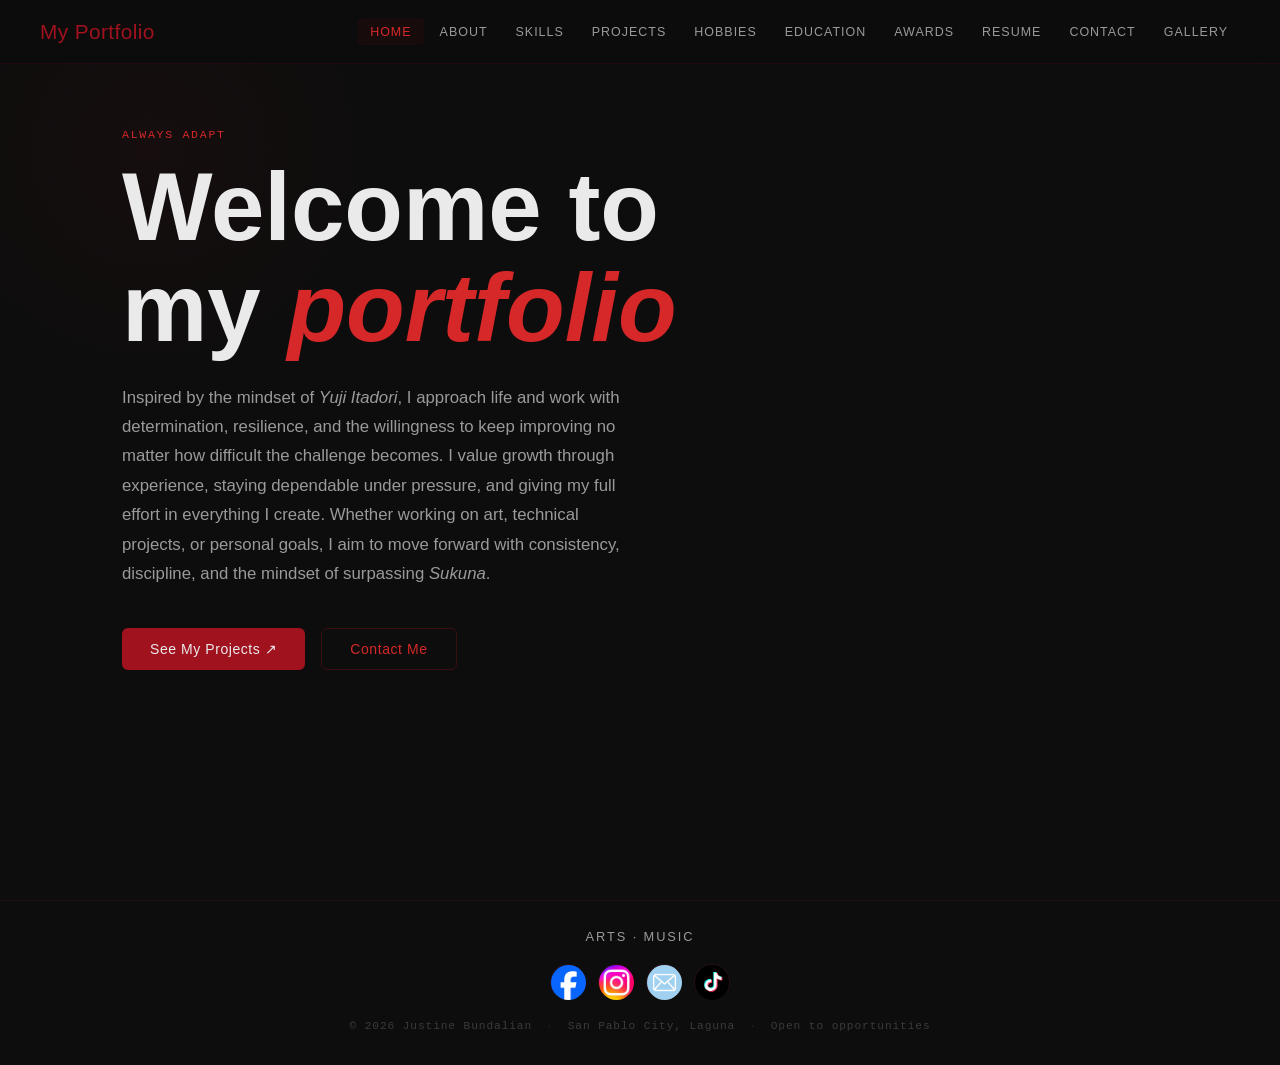
<file: index.html>
<!DOCTYPE html>
<html lang="en">
<head>
  <meta charset="UTF-8">
  <meta name="viewport" content="width=device-width, initial-scale=1.0">
  <title>Justine's Portfolio</title>
  <link rel="stylesheet" href="index.css">
</head>
<body>

<nav>
  <div class="nav-logo"><a href="index.html" style="text-decoration:none; color:inherit;">My Portfolio</a></div>
  <ul class="nav-links" id="navLinks">
    <li><a href="index.html">Home</a></li>
    <li><a href="about.html">About</a></li>
    <li><a href="skills.html">Skills</a></li>
    <li><a href="project.html">Projects</a></li>
    <li><a href="hobbies.html">Hobbies</a></li>
    <li><a href="education.html">Education</a></li>
    <li><a href="awards.html">Awards</a></li>
    <li><a href="resume.html">Resume</a></li>
    <li><a href="contact.html">Contact</a></li>
    <li><a href="gallery.html">Gallery</a></li>
  </ul>
  <div class="hamburger" id="hamburger" onclick="toggleMenu()">
    <span></span><span></span><span></span>
  </div>
</nav>

<div class="page active">
  <div class="bg-glow"></div>
  <div class="home-grid" style="height: 100%; padding-top: 64px; padding-bottom: 0; align-content: center;">
    <div>
      <div class="eyebrow fade-up">Always adapt</div>
      <h1 class="hero-title fade-up-2">Welcome to my <em>portfolio</em></h1>
      <p class="hero-sub fade-up-3">Inspired by the mindset of <em>Yuji Itadori</em>, I approach life and work with determination, resilience, and the willingness to keep improving no matter how difficult the challenge becomes. I value growth through experience, staying dependable under pressure, and giving my full effort in everything I create. Whether working on art, technical projects, or personal goals, I aim to move forward with consistency, discipline, and the mindset of surpassing <em>Sukuna</em>.</p>
      <div class="hero-actions fade-up-4" style="justify-content: flex-start;">
        <a href="project.html" class="btn">See My Projects ↗</a>
        <a href="contact.html" class="btn btn-outline">Contact Me</a>
      </div>
    </div>
  </div>
</div>

<footer>
  <div class="footer-inner">
    <div class="footer-tagline">Arts · Music</div>
    <div class="footer-socials">
      <a href="#" aria-label="Facebook"><img src="fb.jpg" alt=""></a>
      <a href="#" aria-label="Instagram"><img src="ig.jpg" alt=""></a>
      <a href="#" aria-label="Email"><img src="email.jpg" alt=""></a>
      <a href="#" aria-label="TikTok"><img src="tiktok.jpg" alt=""></a>
    </div>
    <div class="footer-bottom">
      © 2026 Justine Bundalian
      <span class="footer-dot">·</span>
      San Pablo City, Laguna
      <span class="footer-dot">·</span>
      Open to opportunities
    </div>
  </div>
</footer>

<script src="index.js"></script>
</body>
</html>
</file>
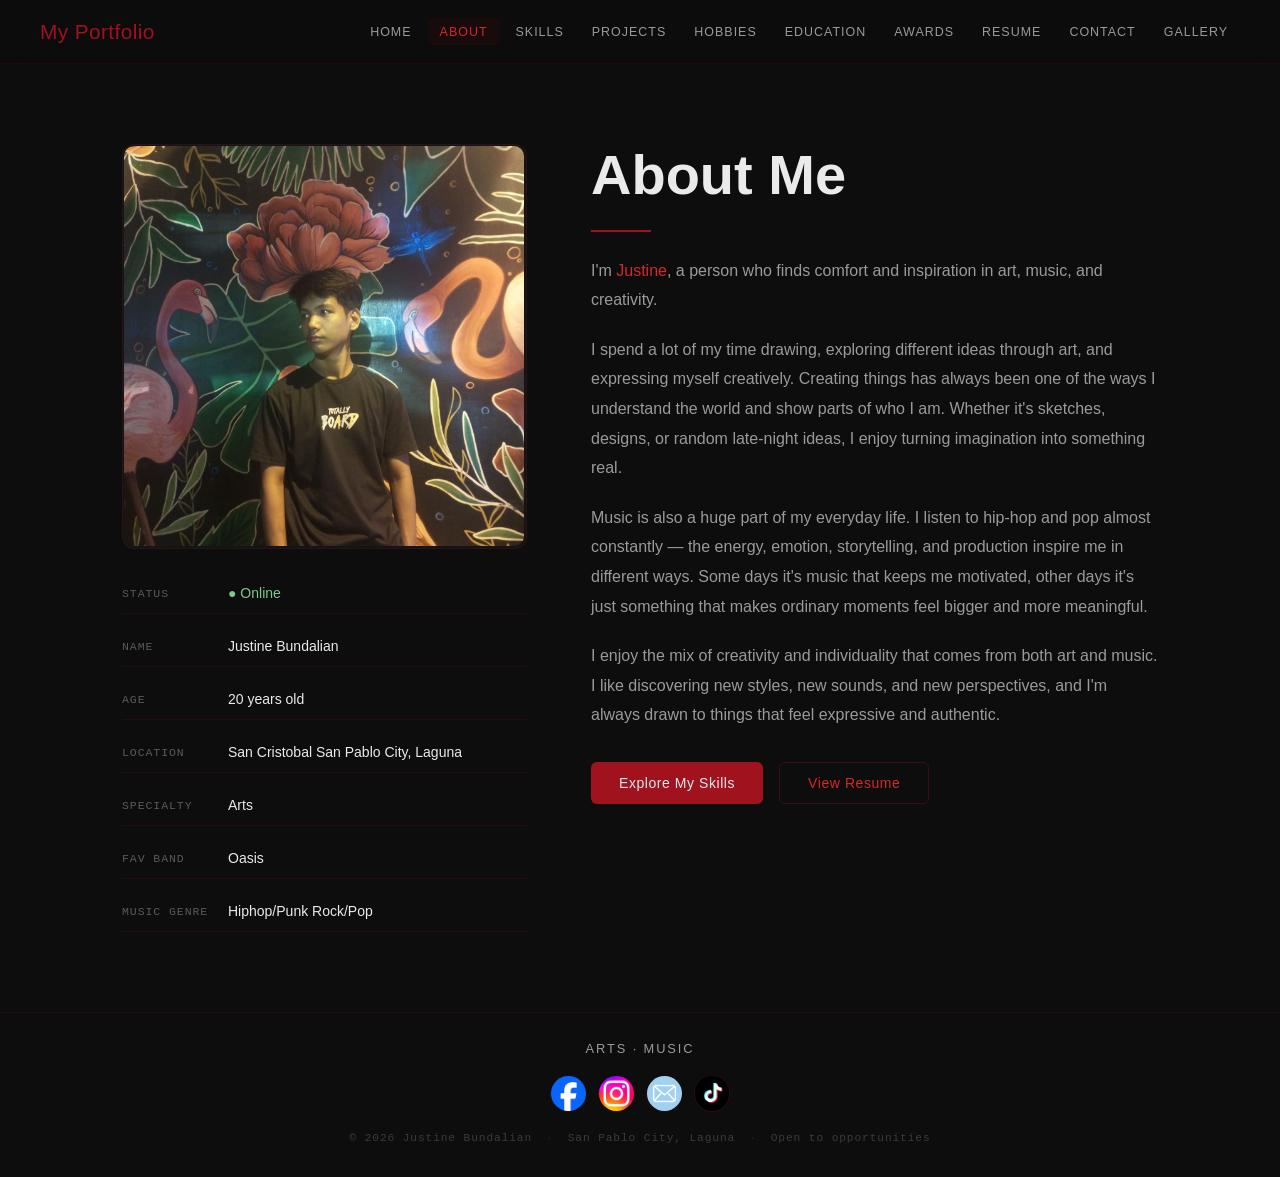
<file: about.html>
<!DOCTYPE html>
<html lang="en">
<head>
  <meta charset="UTF-8">
  <meta name="viewport" content="width=device-width, initial-scale=1.0">
  <title>Justine's Portfolio</title>
  <link rel="stylesheet" href="index.css">
</head>
<body>

<nav>
  <div class="nav-logo"><a href="index.html" style="text-decoration:none; color:inherit;">My Portfolio</a></div>
  <ul class="nav-links" id="navLinks">
    <li><a href="index.html">Home</a></li>
    <li><a href="about.html">About</a></li>
    <li><a href="skills.html">Skills</a></li>
    <li><a href="project.html">Projects</a></li>
    <li><a href="hobbies.html">Hobbies</a></li>
    <li><a href="education.html">Education</a></li>
    <li><a href="awards.html">Awards</a></li>
    <li><a href="resume.html">Resume</a></li>
    <li><a href="contact.html">Contact</a></li>
    <li><a href="gallery.html">Gallery</a></li>
  </ul>
  <div class="hamburger" id="hamburger" onclick="toggleMenu()">
    <span></span><span></span><span></span>
  </div>
</nav>

<div class="page active" style="display:block;">
  <div class="section">
    <div class="about-layout">
      <div class="about-aside">
        <div class="about-img"><img src="me2.jfif" alt="Justine"></div>
        <div class="info-rows">
          <div class="info-row">
            <span class="info-row-label">Status</span>
            <span class="info-row-val" style="color:#7ec88a;">● Online</span>
          </div>
          <div class="info-row">
            <span class="info-row-label">Name</span>
            <span class="info-row-val">Justine Bundalian</span>
          </div>
          <div class="info-row">
            <span class="info-row-label">Age</span>
            <span class="info-row-val">20 years old</span>
          </div>
          <div class="info-row">
            <span class="info-row-label">Location</span>
            <span class="info-row-val">San Cristobal San Pablo City, Laguna</span>
          </div>
          <div class="info-row">
            <span class="info-row-label">Specialty</span>
            <span class="info-row-val">Arts</span>
          </div>
          <div class="info-row">
            <span class="info-row-label">Fav Band</span>
            <span class="info-row-val">Oasis</span>
          </div>
          <div class="info-row">
            <span class="info-row-label">Music Genre</span>
            <span class="info-row-val">Hiphop/Punk Rock/Pop</span>
          </div>
        </div>
      </div>
      <div class="about-content">
        <h2 class="page-title">About Me</h2>
        <div class="divider"></div>
        <p>I'm <strong>Justine</strong>, a person who finds comfort and inspiration in art, music, and creativity.</p>
        <p>I spend a lot of my time drawing, exploring different ideas through art, and expressing myself creatively. Creating things has always been one of the ways I understand the world and show parts of who I am. Whether it's sketches, designs, or random late-night ideas, I enjoy turning imagination into something real.</p>
        <p>Music is also a huge part of my everyday life. I listen to hip-hop and pop almost constantly — the energy, emotion, storytelling, and production inspire me in different ways. Some days it's music that keeps me motivated, other days it's just something that makes ordinary moments feel bigger and more meaningful.</p>
        <p>I enjoy the mix of creativity and individuality that comes from both art and music. I like discovering new styles, new sounds, and new perspectives, and I'm always drawn to things that feel expressive and authentic.</p>
        <div style="margin-top:2rem; display:flex; gap:1rem; flex-wrap:wrap;">
          <a href="skills.html" class="btn">Explore My Skills</a>
          <a href="resume.html" class="btn btn-outline">View Resume</a>
        </div>
      </div>
    </div>
  </div>
</div>

<footer>
  <div class="footer-inner">
    <div class="footer-tagline">Arts · Music</div>
    <div class="footer-socials">
      <a href="#" aria-label="Facebook"><img src="fb.jpg" alt=""></a>
      <a href="#" aria-label="Instagram"><img src="ig.jpg" alt=""></a>
      <a href="#" aria-label="Email"><img src="email.jpg" alt=""></a>
      <a href="#" aria-label="TikTok"><img src="tiktok.jpg" alt=""></a>
    </div>
    <div class="footer-bottom">
      © 2026 Justine Bundalian
      <span class="footer-dot">·</span>
      San Pablo City, Laguna
      <span class="footer-dot">·</span>
      Open to opportunities
    </div>
  </div>
</footer>

<script src="index.js"></script>
</body>
</html>
</file>
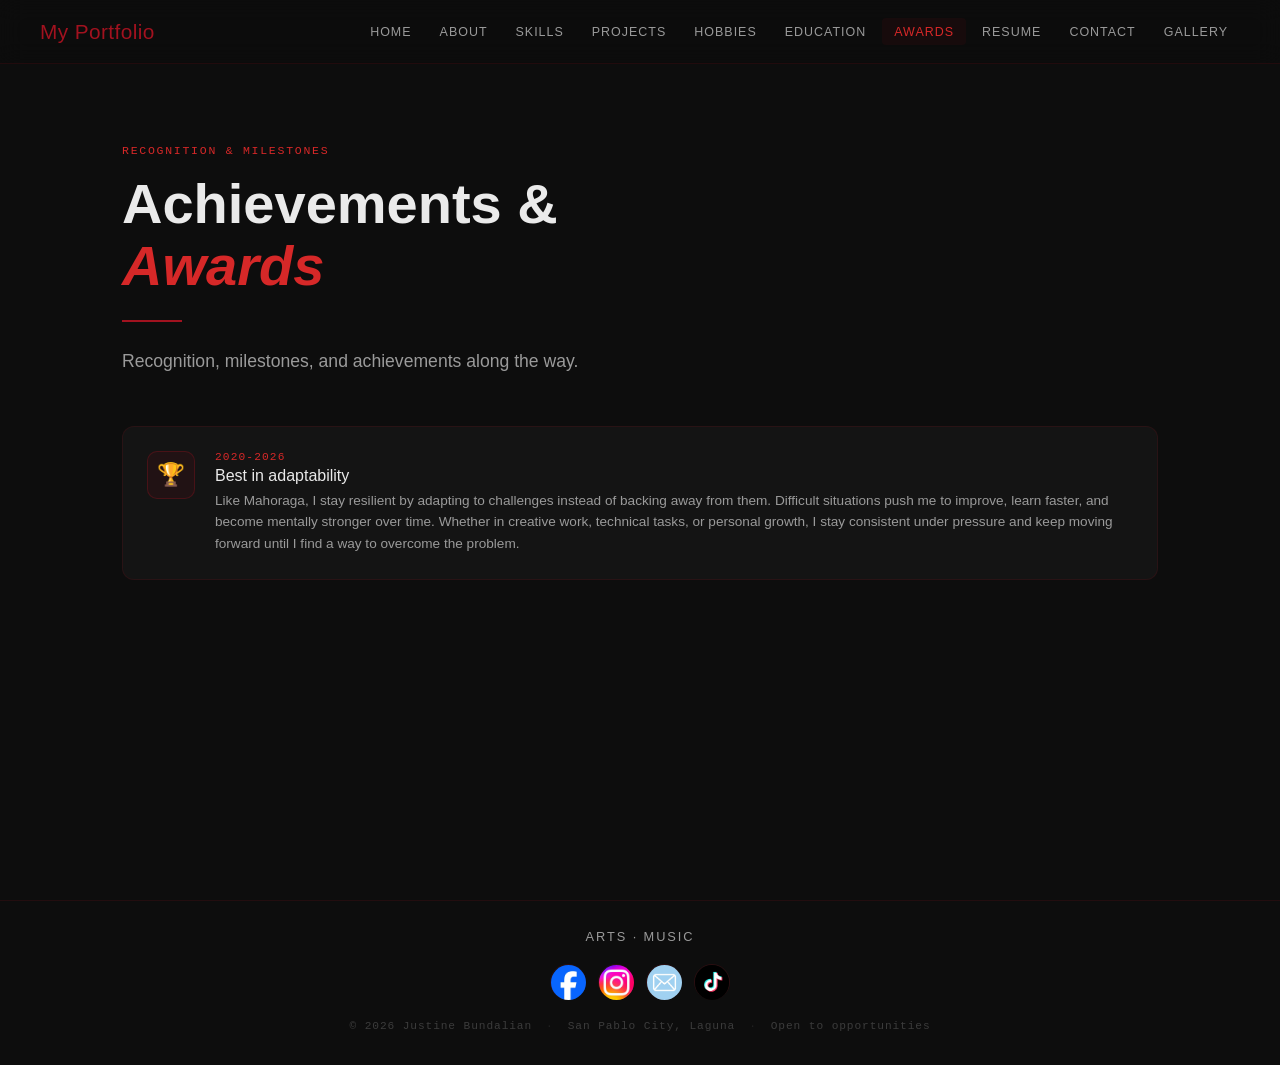
<file: awards.html>
<!DOCTYPE html>
<html lang="en">
<head>
  <meta charset="UTF-8">
  <meta name="viewport" content="width=device-width, initial-scale=1.0">
  <title>Justine's Portfolio</title>
  <link rel="stylesheet" href="index.css">
</head>
<body>

<nav>
  <div class="nav-logo"><a href="index.html" style="text-decoration:none; color:inherit;">My Portfolio</a></div>
  <ul class="nav-links" id="navLinks">
    <li><a href="index.html">Home</a></li>
    <li><a href="about.html">About</a></li>
    <li><a href="skills.html">Skills</a></li>
    <li><a href="project.html">Projects</a></li>
    <li><a href="hobbies.html">Hobbies</a></li>
    <li><a href="education.html">Education</a></li>
    <li><a href="awards.html">Awards</a></li>
    <li><a href="resume.html">Resume</a></li>
    <li><a href="contact.html">Contact</a></li>
    <li><a href="gallery.html">Gallery</a></li>
  </ul>
  <div class="hamburger" id="hamburger" onclick="toggleMenu()">
    <span></span><span></span><span></span>
  </div>
</nav>

<div class="page active" style="display:block;">
  <div class="section">
    <div class="eyebrow">Recognition & Milestones</div>
    <h2 class="page-title">Achievements &<br><em>Awards</em></h2>
    <div class="divider"></div>
    <p class="lead" style="margin-bottom:3rem;">Recognition, milestones, and achievements along the way.</p>

    <div class="grid-2">
      <div class="achievement-card">
        <div class="achievement-icon-wrap">🏆</div>
        <div>
          <div class="achievement-year">2020-2026</div>
          <div class="achievement-title">Best in adaptability</div>
          <p class="achievement-desc">Like Mahoraga, I stay resilient by adapting to challenges instead of backing away from them. Difficult situations push me to improve, learn faster, and become mentally stronger over time. Whether in creative work, technical tasks, or personal growth, I stay consistent under pressure and keep moving forward until I find a way to overcome the problem.</p>
        </div>
      </div>
    </div>
  </div>
</div>

<footer>
  <div class="footer-inner">
    <div class="footer-tagline">Arts · Music</div>
    <div class="footer-socials">
      <a href="#" aria-label="Facebook"><img src="fb.jpg" alt=""></a>
      <a href="#" aria-label="Instagram"><img src="ig.jpg" alt=""></a>
      <a href="#" aria-label="Email"><img src="email.jpg" alt=""></a>
      <a href="#" aria-label="TikTok"><img src="tiktok.jpg" alt=""></a>
    </div>
    <div class="footer-bottom">
      © 2026 Justine Bundalian
      <span class="footer-dot">·</span>
      San Pablo City, Laguna
      <span class="footer-dot">·</span>
      Open to opportunities
    </div>
  </div>
</footer>

<script src="index.js"></script>
</body>
</html>
</file>
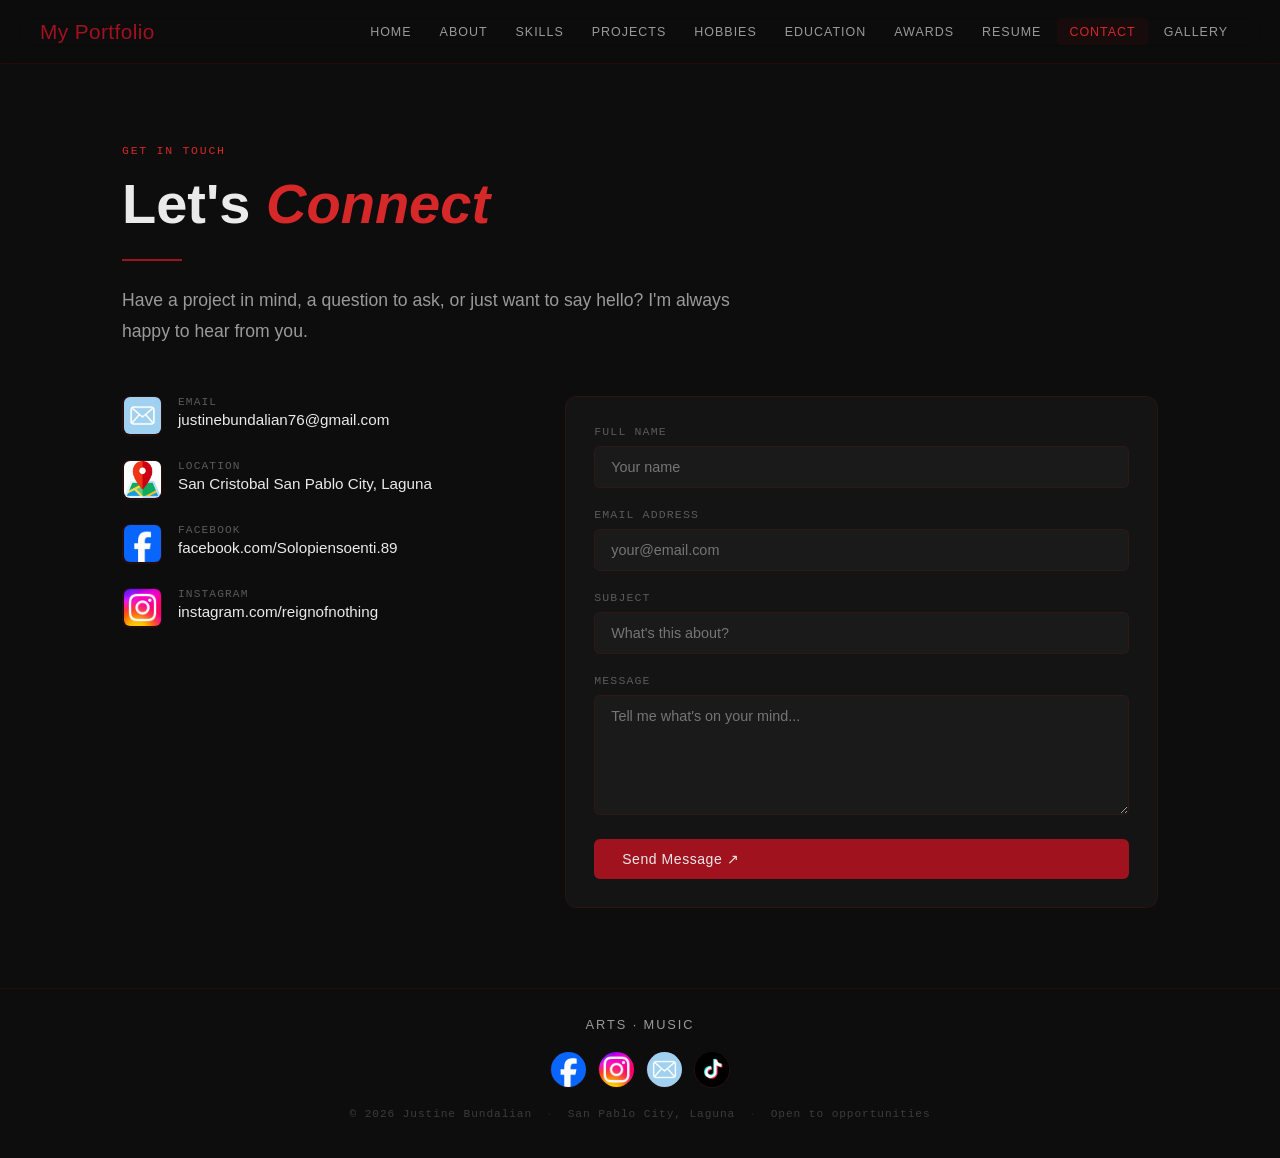
<file: contact.html>
<!DOCTYPE html>
<html lang="en">
<head>
  <meta charset="UTF-8">
  <meta name="viewport" content="width=device-width, initial-scale=1.0">
  <title>Justine's Portfolio</title>
  <link rel="stylesheet" href="index.css">
</head>
<body>

<nav>
  <div class="nav-logo"><a href="index.html" style="text-decoration:none; color:inherit;">My Portfolio</a></div>
  <ul class="nav-links" id="navLinks">
    <li><a href="index.html">Home</a></li>
    <li><a href="about.html">About</a></li>
    <li><a href="skills.html">Skills</a></li>
    <li><a href="project.html">Projects</a></li>
    <li><a href="hobbies.html">Hobbies</a></li>
    <li><a href="education.html">Education</a></li>
    <li><a href="awards.html">Awards</a></li>
    <li><a href="resume.html">Resume</a></li>
    <li><a href="contact.html">Contact</a></li>
    <li><a href="gallery.html">Gallery</a></li>
  </ul>
  <div class="hamburger" id="hamburger" onclick="toggleMenu()">
    <span></span><span></span><span></span>
  </div>
</nav>

<div class="page active" style="display:block;">
  <div class="section">
    <div class="eyebrow">Get In Touch</div>
    <h2 class="page-title">Let's <em>Connect</em></h2>
    <div class="divider"></div>
    <p class="lead" style="margin-bottom:3rem;">Have a project in mind, a question to ask, or just want to say hello? I'm always happy to hear from you.</p>

    <div class="contact-layout">
      <div>
        <div class="contact-item">
          <div class="contact-icon"><img src="email.jpg" alt=""></div>
          <div>
            <div class="contact-label">Email</div>
            <div class="contact-val">justinebundalian76@gmail.com</div>
          </div>
        </div>
        <div class="contact-item">
          <div class="contact-icon"><img src="loc.jpg" alt=""></div>
          <div>
            <div class="contact-label">Location</div>
            <div class="contact-val">San Cristobal San Pablo City, Laguna</div>
          </div>
        </div>
        <div class="contact-item">
          <div class="contact-icon"><img src="fb.jpg" alt=""></div>
          <div>
            <div class="contact-label">Facebook</div>
            <div class="contact-val">facebook.com/Solopiensoenti.89</div>
          </div>
        </div>
        <div class="contact-item">
          <div class="contact-icon"><img src="ig.jpg" alt=""></div>
          <div>
            <div class="contact-label">Instagram</div>
            <div class="contact-val">instagram.com/reignofnothing</div>
          </div>
        </div>
      </div>

      <div>
        <div class="card">
          <div id="contactForm">
            <div class="form-group">
              <label for="fname">Full Name</label>
              <input type="text" id="fname" placeholder="Your name">
            </div>
            <div class="form-group">
              <label for="femail">Email Address</label>
              <input type="email" id="femail" placeholder="your@email.com">
            </div>
            <div class="form-group">
              <label for="fsubject">Subject</label>
              <input type="text" id="fsubject" placeholder="What's this about?">
            </div>
            <div class="form-group">
              <label for="fmsg">Message</label>
              <textarea id="fmsg" placeholder="Tell me what's on your mind..."></textarea>
            </div>
            <button class="btn" style="width:100%;" onclick="submitForm()">Send Message ↗</button>
          </div>
          <div class="form-success" id="formSuccess">
            <div style="font-size:2rem; margin-bottom:0.75rem;">✨</div>
            Message received! I'll get back to you soon.
          </div>
        </div>
      </div>
    </div>
  </div>
</div>

<footer>
  <div class="footer-inner">
    <div class="footer-tagline">Arts · Music</div>
    <div class="footer-socials">
      <a href="#" aria-label="Facebook"><img src="fb.jpg" alt=""></a>
      <a href="#" aria-label="Instagram"><img src="ig.jpg" alt=""></a>
      <a href="#" aria-label="Email"><img src="email.jpg" alt=""></a>
      <a href="#" aria-label="TikTok"><img src="tiktok.jpg" alt=""></a>
    </div>
    <div class="footer-bottom">
      © 2026 Justine Bundalian
      <span class="footer-dot">·</span>
      San Pablo City, Laguna
      <span class="footer-dot">·</span>
      Open to opportunities
    </div>
  </div>
</footer>

<script src="index.js"></script>
</body>
</html>
</file>
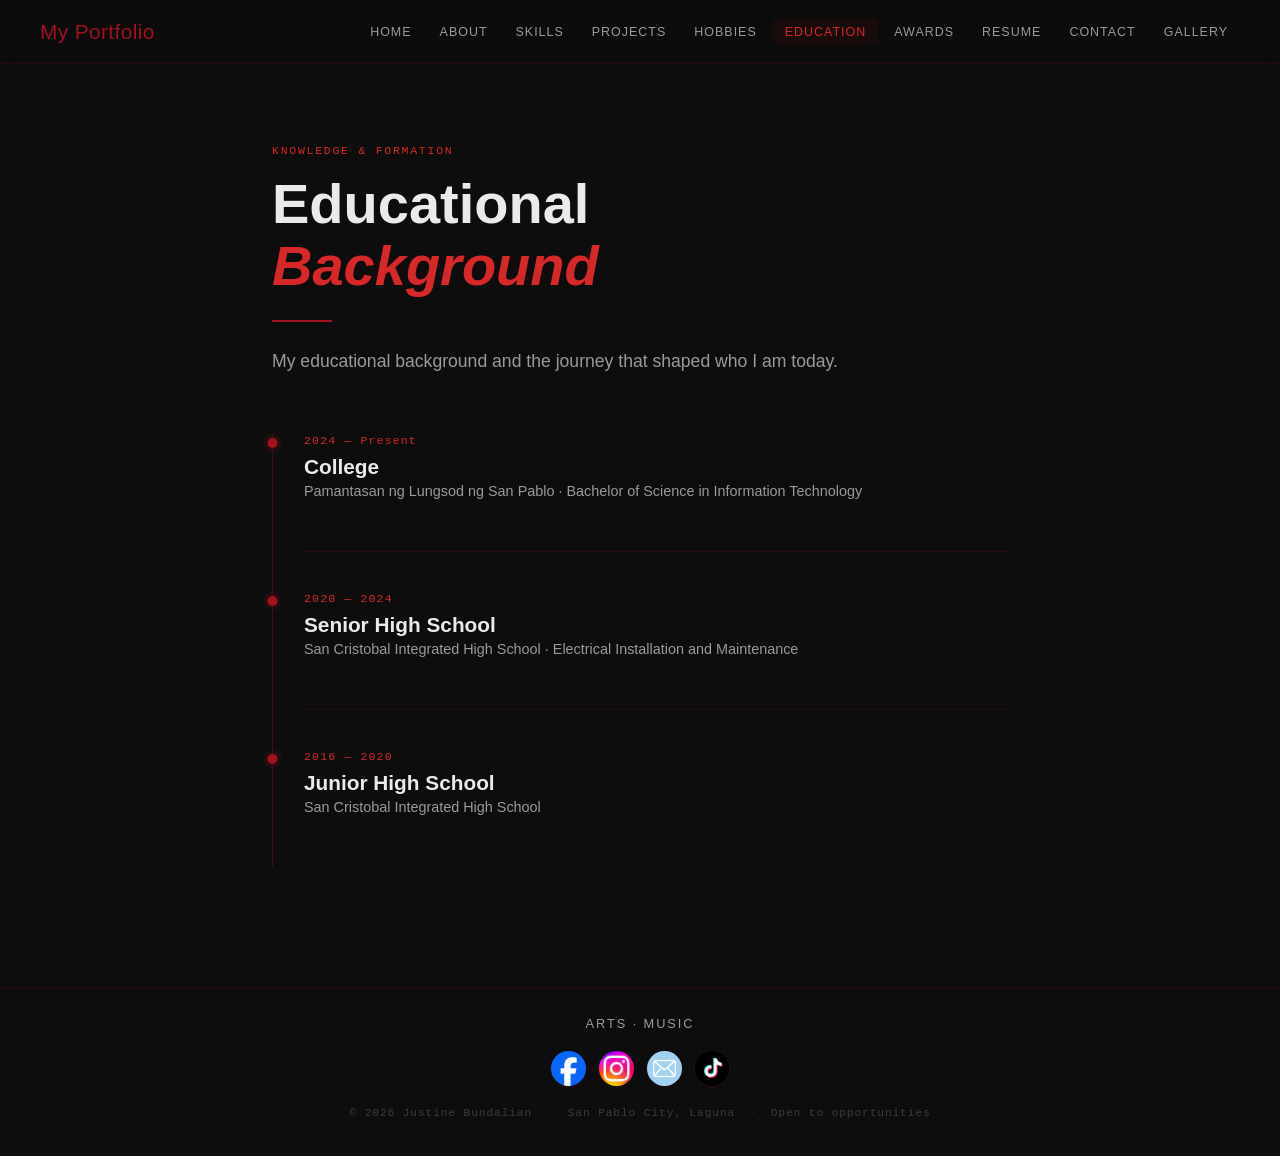
<file: education.html>
<!DOCTYPE html>
<html lang="en">
<head>
  <meta charset="UTF-8">
  <meta name="viewport" content="width=device-width, initial-scale=1.0">
  <title>Justine's Portfolio</title>
  <link rel="stylesheet" href="index.css">
</head>
<body>

<nav>
  <div class="nav-logo"><a href="index.html" style="text-decoration:none; color:inherit;">My Portfolio</a></div>
  <ul class="nav-links" id="navLinks">
    <li><a href="index.html">Home</a></li>
    <li><a href="about.html">About</a></li>
    <li><a href="skills.html">Skills</a></li>
    <li><a href="project.html">Projects</a></li>
    <li><a href="hobbies.html">Hobbies</a></li>
    <li><a href="education.html">Education</a></li>
    <li><a href="awards.html">Awards</a></li>
    <li><a href="resume.html">Resume</a></li>
    <li><a href="contact.html">Contact</a></li>
    <li><a href="gallery.html">Gallery</a></li>
  </ul>
  <div class="hamburger" id="hamburger" onclick="toggleMenu()">
    <span></span><span></span><span></span>
  </div>
</nav>

<div class="page active" style="display:block;">
  <div class="section-sm">
    <div class="eyebrow">Knowledge & Formation</div>
    <h2 class="page-title">Educational<br><em>Background</em></h2>
    <div class="divider"></div>
    <p class="lead" style="margin-bottom:3.5rem;">My educational background and the journey that shaped who I am today.</p>

    <div class="timeline">
      <div class="timeline-item">
        <div class="timeline-dot"></div>
        <div class="timeline-date">2024 — Present</div>
        <h3 class="timeline-title">College</h3>
        <div class="timeline-sub">Pamantasan ng Lungsod ng San Pablo · Bachelor of Science in Information Technology</div>
      </div>
      <div class="timeline-item">
        <div class="timeline-dot"></div>
        <div class="timeline-date">2020 — 2024</div>
        <h3 class="timeline-title">Senior High School</h3>
        <div class="timeline-sub">San Cristobal Integrated High School · Electrical Installation and Maintenance</div>
      </div>
      <div class="timeline-item">
        <div class="timeline-dot"></div>
        <div class="timeline-date">2016 — 2020</div>
        <h3 class="timeline-title">Junior High School</h3>
        <div class="timeline-sub">San Cristobal Integrated High School</div>
      </div>
    </div>
  </div>
</div>

<footer>
  <div class="footer-inner">
    <div class="footer-tagline">Arts · Music</div>
    <div class="footer-socials">
      <a href="#" aria-label="Facebook"><img src="fb.jpg" alt=""></a>
      <a href="#" aria-label="Instagram"><img src="ig.jpg" alt=""></a>
      <a href="#" aria-label="Email"><img src="email.jpg" alt=""></a>
      <a href="#" aria-label="TikTok"><img src="tiktok.jpg" alt=""></a>
    </div>
    <div class="footer-bottom">
      © 2026 Justine Bundalian
      <span class="footer-dot">·</span>
      San Pablo City, Laguna
      <span class="footer-dot">·</span>
      Open to opportunities
    </div>
  </div>
</footer>

<script src="index.js"></script>
</body>
</html>
</file>
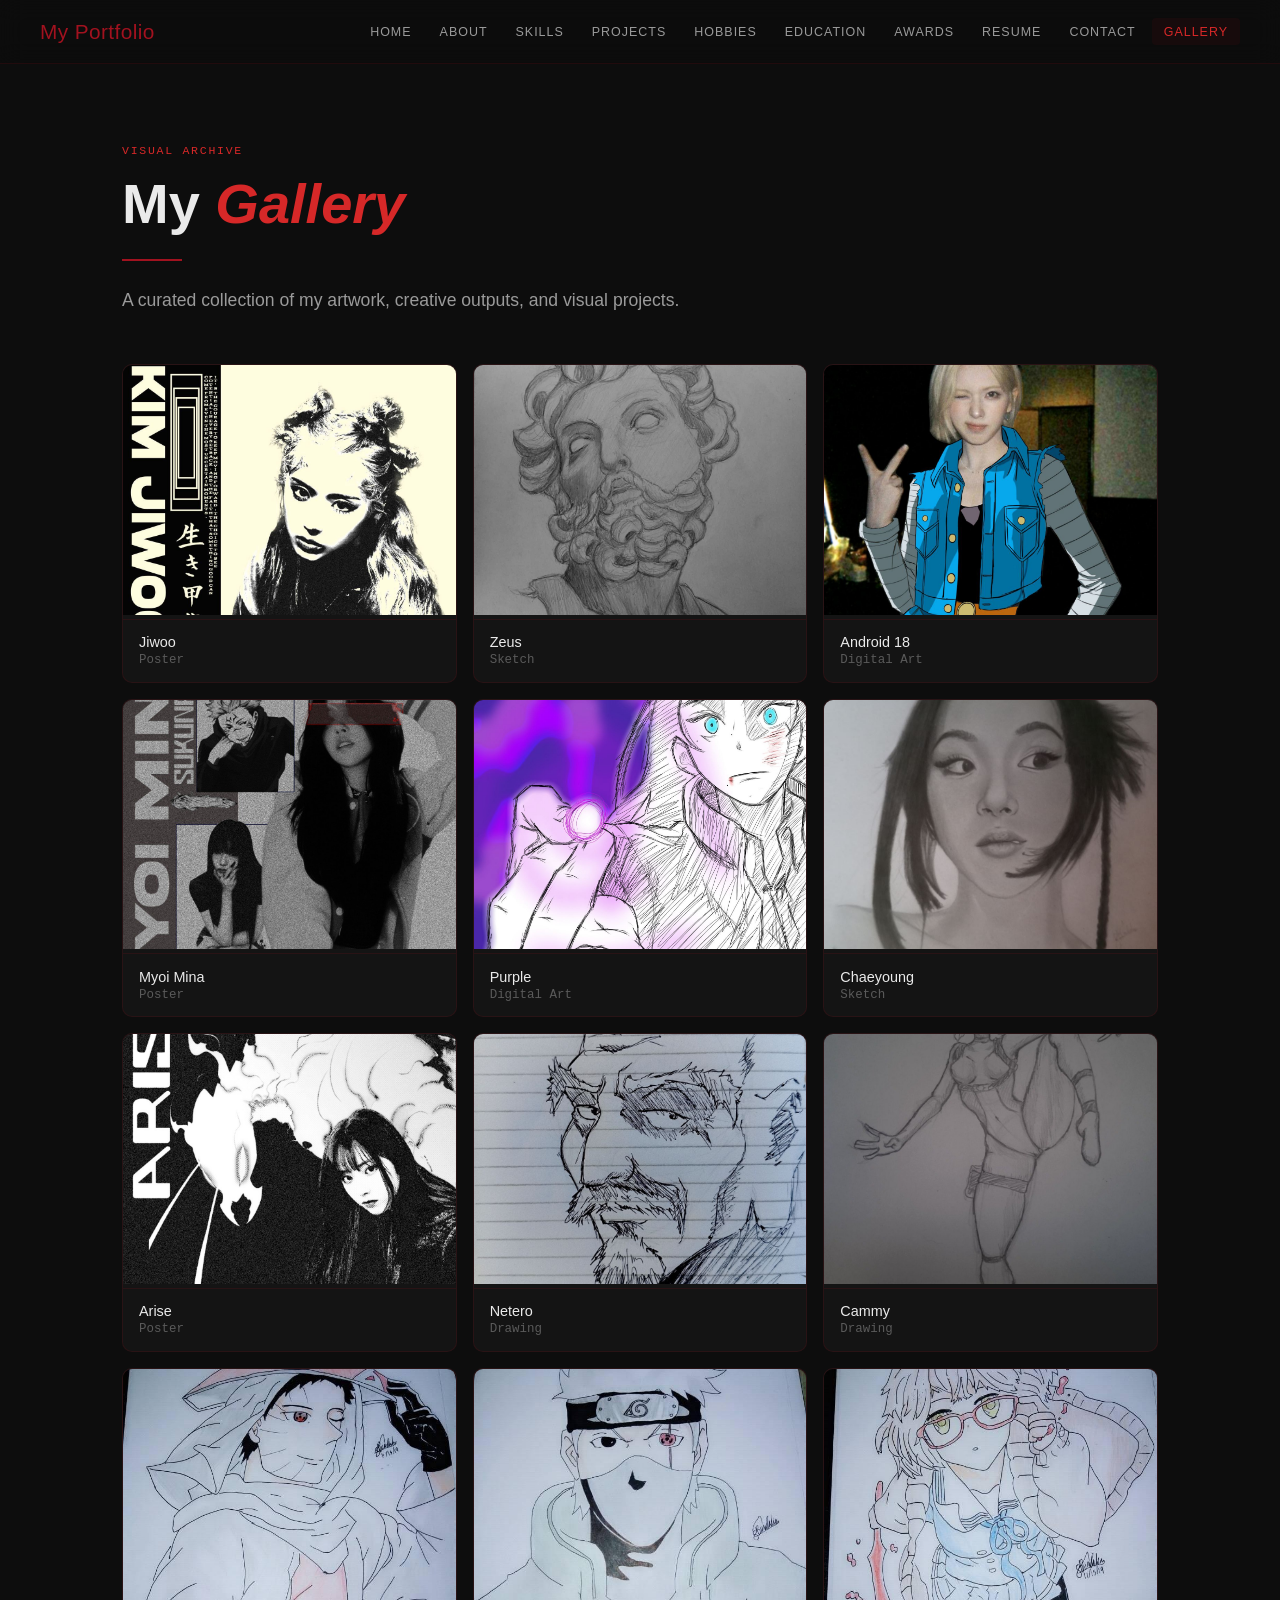
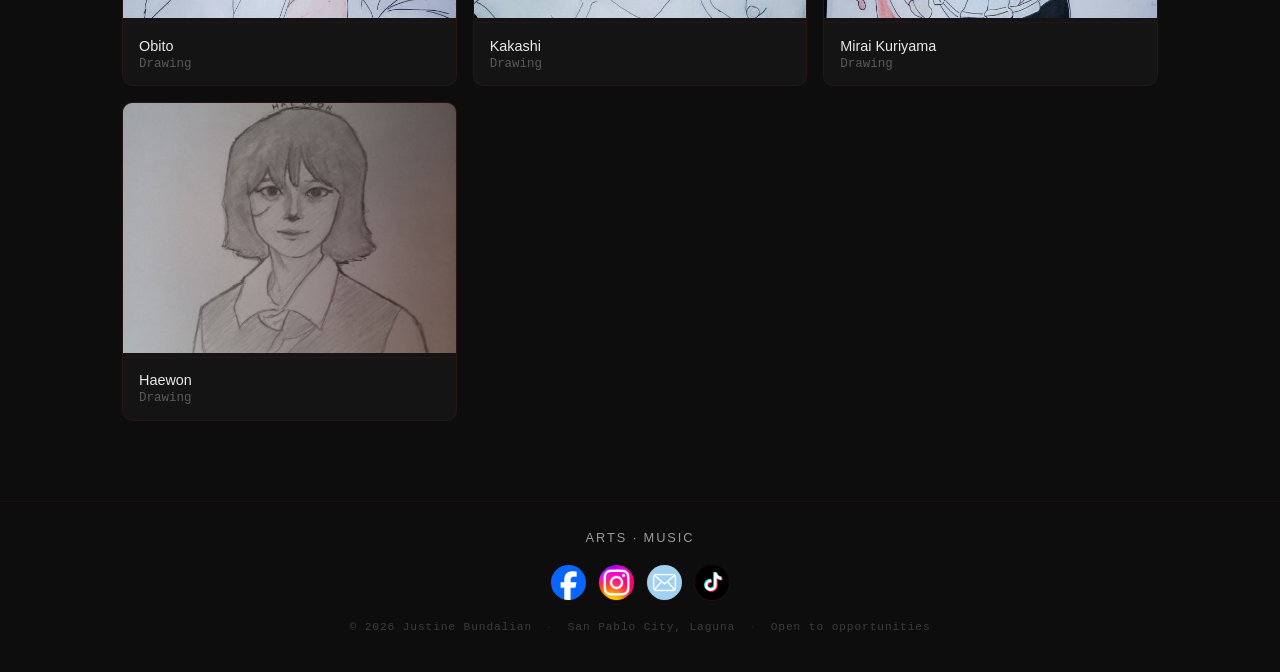
<file: gallery.html>
<!DOCTYPE html>
<html lang="en">
<head>
  <meta charset="UTF-8">
  <meta name="viewport" content="width=device-width, initial-scale=1.0">
  <title>Justine's Portfolio</title>
  <link rel="stylesheet" href="index.css">
</head>
<body>

<nav>
  <div class="nav-logo"><a href="index.html" style="text-decoration:none; color:inherit;">My Portfolio</a></div>
  <ul class="nav-links" id="navLinks">
    <li><a href="index.html">Home</a></li>
    <li><a href="about.html">About</a></li>
    <li><a href="skills.html">Skills</a></li>
    <li><a href="project.html">Projects</a></li>
    <li><a href="hobbies.html">Hobbies</a></li>
    <li><a href="education.html">Education</a></li>
    <li><a href="awards.html">Awards</a></li>
    <li><a href="resume.html">Resume</a></li>
    <li><a href="contact.html">Contact</a></li>
    <li><a href="gallery.html">Gallery</a></li>
  </ul>
  <div class="hamburger" id="hamburger" onclick="toggleMenu()">
    <span></span><span></span><span></span>
  </div>
</nav>

<div class="page active" style="display:block;">
  <div class="section">
    <div class="eyebrow">Visual Archive</div>
    <h2 class="page-title">My <em>Gallery</em></h2>
    <div class="divider"></div>
    <p class="lead" style="margin-bottom:3rem;">A curated collection of my artwork, creative outputs, and visual projects.</p>

    <div class="gallery-grid">

        <div class="gallery-item" onclick="openLightbox('gallery1.jfif', 'Jiwoo', 'Poster')">
    <img src="gallery1.jfif" alt="Jiwoo" style="width:100%; aspect-ratio:4/3; object-fit:cover;">
    <div class="gallery-caption">
        <div class="gallery-caption-title">Jiwoo</div>
        <div class="gallery-caption-sub">Poster</div>
    </div>
</div>

<div class="gallery-item" onclick="openLightbox('gallery2.jfif', 'Zeus', 'Sketch')">
    <img src="gallery2.jfif" alt="Zeus" style="width:100%; aspect-ratio:4/3; object-fit:cover;">
    <div class="gallery-caption">
        <div class="gallery-caption-title">Zeus</div>
        <div class="gallery-caption-sub">Sketch</div>
    </div>
</div>

<div class="gallery-item" onclick="openLightbox('gallery3.jfif', 'Android 18', 'Digital Art')">
    <img src="gallery3.jfif" alt="Android 18" style="width:100%; aspect-ratio:4/3; object-fit:cover;">
    <div class="gallery-caption">
        <div class="gallery-caption-title">Android 18</div>
        <div class="gallery-caption-sub">Digital Art</div>
    </div>
</div>

<div class="gallery-item" onclick="openLightbox('gallery4.jfif', 'Myoi Mina', 'Poster')">
    <img src="gallery4.jfif" alt="Myoi Mina" style="width:100%; aspect-ratio:4/3; object-fit:cover;">
    <div class="gallery-caption">
        <div class="gallery-caption-title">Myoi Mina</div>
        <div class="gallery-caption-sub">Poster</div>
    </div>
</div>

<div class="gallery-item" onclick="openLightbox('gallery5.jfif', 'Purple', 'Digital Art')">
    <img src="gallery5.jfif" alt="Purple" style="width:100%; aspect-ratio:4/3; object-fit:cover;">
    <div class="gallery-caption">
        <div class="gallery-caption-title">Purple</div>
        <div class="gallery-caption-sub">Digital Art</div>
    </div>
</div>

<div class="gallery-item" onclick="openLightbox('gallery6.jpg', 'Chaeyoung', 'Sketch')">
    <img src="gallery6.jpg" alt="Chaeyoung" style="width:100%; aspect-ratio:4/3; object-fit:cover;">
    <div class="gallery-caption">
        <div class="gallery-caption-title">Chaeyoung</div>
        <div class="gallery-caption-sub">Sketch</div>
    </div>
</div>

<div class="gallery-item" onclick="openLightbox('gallery7.jfif', 'Arise', 'Poster')">
    <img src="gallery7.jfif" alt="Arise" style="width:100%; aspect-ratio:4/3; object-fit:cover;">
    <div class="gallery-caption">
        <div class="gallery-caption-title">Arise</div>
        <div class="gallery-caption-sub">Poster</div>
    </div>
</div>

<div class="gallery-item" onclick="openLightbox('gallery8.jfif', 'Netero', 'Drawing')">
    <img src="gallery8.jfif" alt="Netero" style="width:100%; aspect-ratio:4/3; object-fit:cover;">
    <div class="gallery-caption">
        <div class="gallery-caption-title">Netero</div>
        <div class="gallery-caption-sub">Drawing</div>
    </div>
</div>

<div class="gallery-item" onclick="openLightbox('gallery9.jfif', 'Cammy', 'Drawing')">
    <img src="gallery9.jfif" alt="Cammy" style="width:100%; aspect-ratio:4/3; object-fit:cover;">
    <div class="gallery-caption">
        <div class="gallery-caption-title">Cammy</div>
        <div class="gallery-caption-sub">Drawing</div>
    </div>
</div>

<div class="gallery-item" onclick="openLightbox('gallery10.jfif', 'Obito', 'Drawing')">
    <img src="gallery10.jfif" alt="Obito" style="width:100%; aspect-ratio:4/3; object-fit:cover;">
    <div class="gallery-caption">
        <div class="gallery-caption-title">Obito</div>
        <div class="gallery-caption-sub">Drawing</div>
    </div>
</div>

<div class="gallery-item" onclick="openLightbox('gallery11.jfif', 'Kakashi', 'Drawing')">
    <img src="gallery11.jfif" alt="Kakashi" style="width:100%; aspect-ratio:4/3; object-fit:cover;">
    <div class="gallery-caption">
        <div class="gallery-caption-title">Kakashi</div>
        <div class="gallery-caption-sub">Drawing</div>
    </div>
</div>

<div class="gallery-item" onclick="openLightbox('gallery12.jfif', 'Mirai Kuriyama', 'Drawing')">
    <img src="gallery12.jfif" alt="Mirai Kuriyama" style="width:100%; aspect-ratio:4/3; object-fit:cover;">
    <div class="gallery-caption">
        <div class="gallery-caption-title">Mirai Kuriyama</div>
        <div class="gallery-caption-sub">Drawing</div>
    </div>
</div>

<div class="gallery-item" onclick="openLightbox('gallery13.jpg', 'Haewon', 'Drawing')">
    <img src="gallery13.jpg" alt="Haewon" style="width:100%; aspect-ratio:4/3; object-fit:cover;">
    <div class="gallery-caption">
        <div class="gallery-caption-title">Haewon</div>
        <div class="gallery-caption-sub">Drawing</div>
    </div>
</div>

    </div>
  </div>
</div>

<footer>
  <div class="footer-inner">
    <div class="footer-tagline">Arts · Music</div>
    <div class="footer-socials">
      <a href="#" aria-label="Facebook"><img src="fb.jpg" alt=""></a>
      <a href="#" aria-label="Instagram"><img src="ig.jpg" alt=""></a>
      <a href="#" aria-label="Email"><img src="email.jpg" alt=""></a>
      <a href="#" aria-label="TikTok"><img src="tiktok.jpg" alt=""></a>
    </div>
    <div class="footer-bottom">
      © 2026 Justine Bundalian
      <span class="footer-dot">·</span>
      San Pablo City, Laguna
      <span class="footer-dot">·</span>
      Open to opportunities
    </div>
  </div>
</footer>

<script src="index.js"></script>
</body>
</html>
</file>
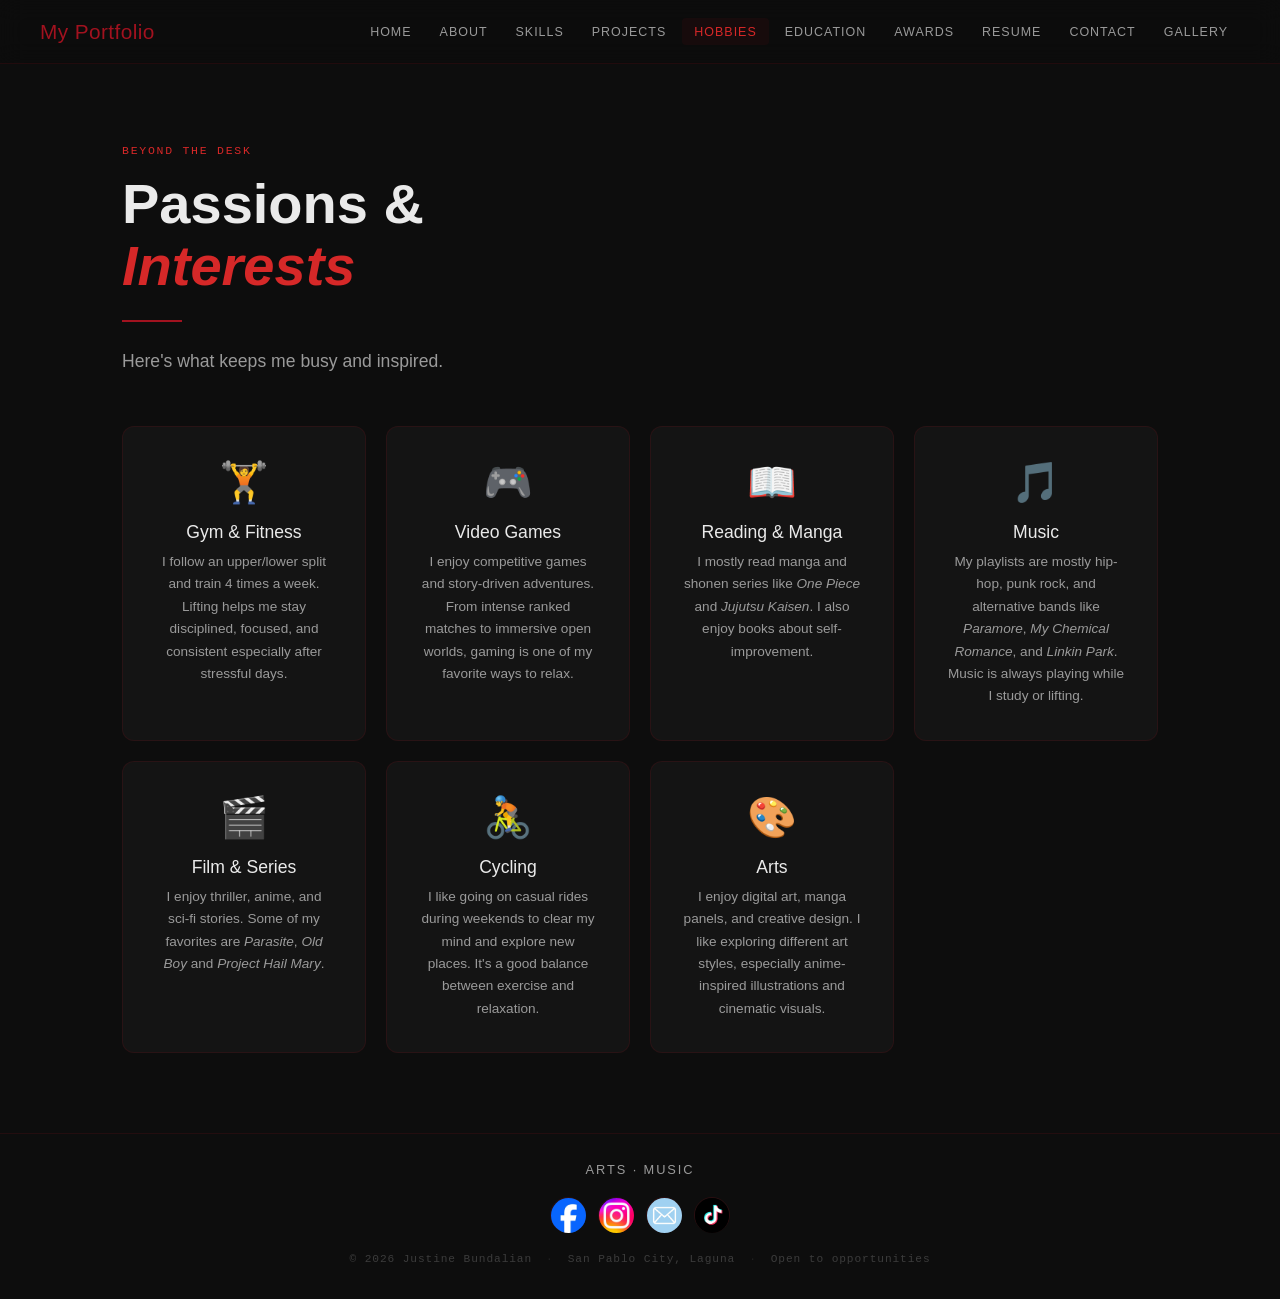
<file: hobbies.html>
<!DOCTYPE html>
<html lang="en">
<head>
  <meta charset="UTF-8">
  <meta name="viewport" content="width=device-width, initial-scale=1.0">
  <title>Justine's Portfolio</title>
  <link rel="stylesheet" href="index.css">
</head>
<body>

<nav>
  <div class="nav-logo"><a href="index.html" style="text-decoration:none; color:inherit;">My Portfolio</a></div>
  <ul class="nav-links" id="navLinks">
    <li><a href="index.html">Home</a></li>
    <li><a href="about.html">About</a></li>
    <li><a href="skills.html">Skills</a></li>
    <li><a href="project.html">Projects</a></li>
    <li><a href="hobbies.html">Hobbies</a></li>
    <li><a href="education.html">Education</a></li>
    <li><a href="awards.html">Awards</a></li>
    <li><a href="resume.html">Resume</a></li>
    <li><a href="contact.html">Contact</a></li>
    <li><a href="gallery.html">Gallery</a></li>
  </ul>
  <div class="hamburger" id="hamburger" onclick="toggleMenu()">
    <span></span><span></span><span></span>
  </div>
</nav>

<div class="page active" style="display:block;">
  <div class="section">
    <div class="eyebrow">Beyond the Desk</div>
    <h2 class="page-title">Passions &<br><em>Interests</em></h2>
    <div class="divider"></div>
    <p class="lead" style="margin-bottom:3rem;">Here's what keeps me busy and inspired.</p>

<div class="grid-3">
  <div class="hobby-card">
    <span class="hobby-icon">🏋️</span>
    <div class="hobby-name">Gym & Fitness</div>
    <p class="hobby-desc">
      I follow an upper/lower split and train 4 times a week. Lifting helps me stay disciplined, focused, and consistent especially after stressful days.
    </p>
  </div>

  <div class="hobby-card">
    <span class="hobby-icon">🎮</span>
    <div class="hobby-name">Video Games</div>
    <p class="hobby-desc">
      I enjoy competitive games and story-driven adventures. From intense ranked matches to immersive open worlds, gaming is one of my favorite ways to relax.
    </p>
  </div>

  <div class="hobby-card">
    <span class="hobby-icon">📖</span>
    <div class="hobby-name">Reading & Manga</div>
    <p class="hobby-desc">
      I mostly read manga and shonen series like <em>One Piece</em> and <em>Jujutsu Kaisen</em>. I also enjoy books about self-improvement.
    </p>
  </div>

  <div class="hobby-card">
    <span class="hobby-icon">🎵</span>
    <div class="hobby-name">Music</div>
    <p class="hobby-desc">
      My playlists are mostly hip-hop, punk rock, and alternative bands like <em>Paramore</em>, <em>My Chemical Romance</em>, and <em>Linkin Park</em>. Music is always playing while I study or lifting.
    </p>
  </div>

  <div class="hobby-card">
    <span class="hobby-icon">🎬</span>
    <div class="hobby-name">Film & Series</div>
    <p class="hobby-desc">
      I enjoy thriller, anime, and sci-fi stories. Some of my favorites are <em>Parasite</em>, <em>Old Boy</em> and <em>Project Hail Mary</em>.
    </p>
  </div>

  <div class="hobby-card">
    <span class="hobby-icon">🚴</span>
    <div class="hobby-name">Cycling</div>
    <p class="hobby-desc">
      I like going on casual rides during weekends to clear my mind and explore new places. It's a good balance between exercise and relaxation.
    </p>
  </div>

  <div class="hobby-card">
    <span class="hobby-icon">🎨</span>
    <div class="hobby-name">Arts</div>
    <p class="hobby-desc">
      I enjoy digital art, manga panels, and creative design. I like exploring different art styles, especially anime-inspired illustrations and cinematic visuals.
    </p>
  </div>
</div>
  </div>
</div>

<footer>
  <div class="footer-inner">
    <div class="footer-tagline">Arts · Music</div>
    <div class="footer-socials">
      <a href="#" aria-label="Facebook"><img src="fb.jpg" alt=""></a>
      <a href="#" aria-label="Instagram"><img src="ig.jpg" alt=""></a>
      <a href="#" aria-label="Email"><img src="email.jpg" alt=""></a>
      <a href="#" aria-label="TikTok"><img src="tiktok.jpg" alt=""></a>
    </div>
    <div class="footer-bottom">
      © 2026 Justine Bundalian
      <span class="footer-dot">·</span>
      San Pablo City, Laguna
      <span class="footer-dot">·</span>
      Open to opportunities
    </div>
  </div>
</footer>

<script src="index.js"></script>
</body>
</html>
</file>
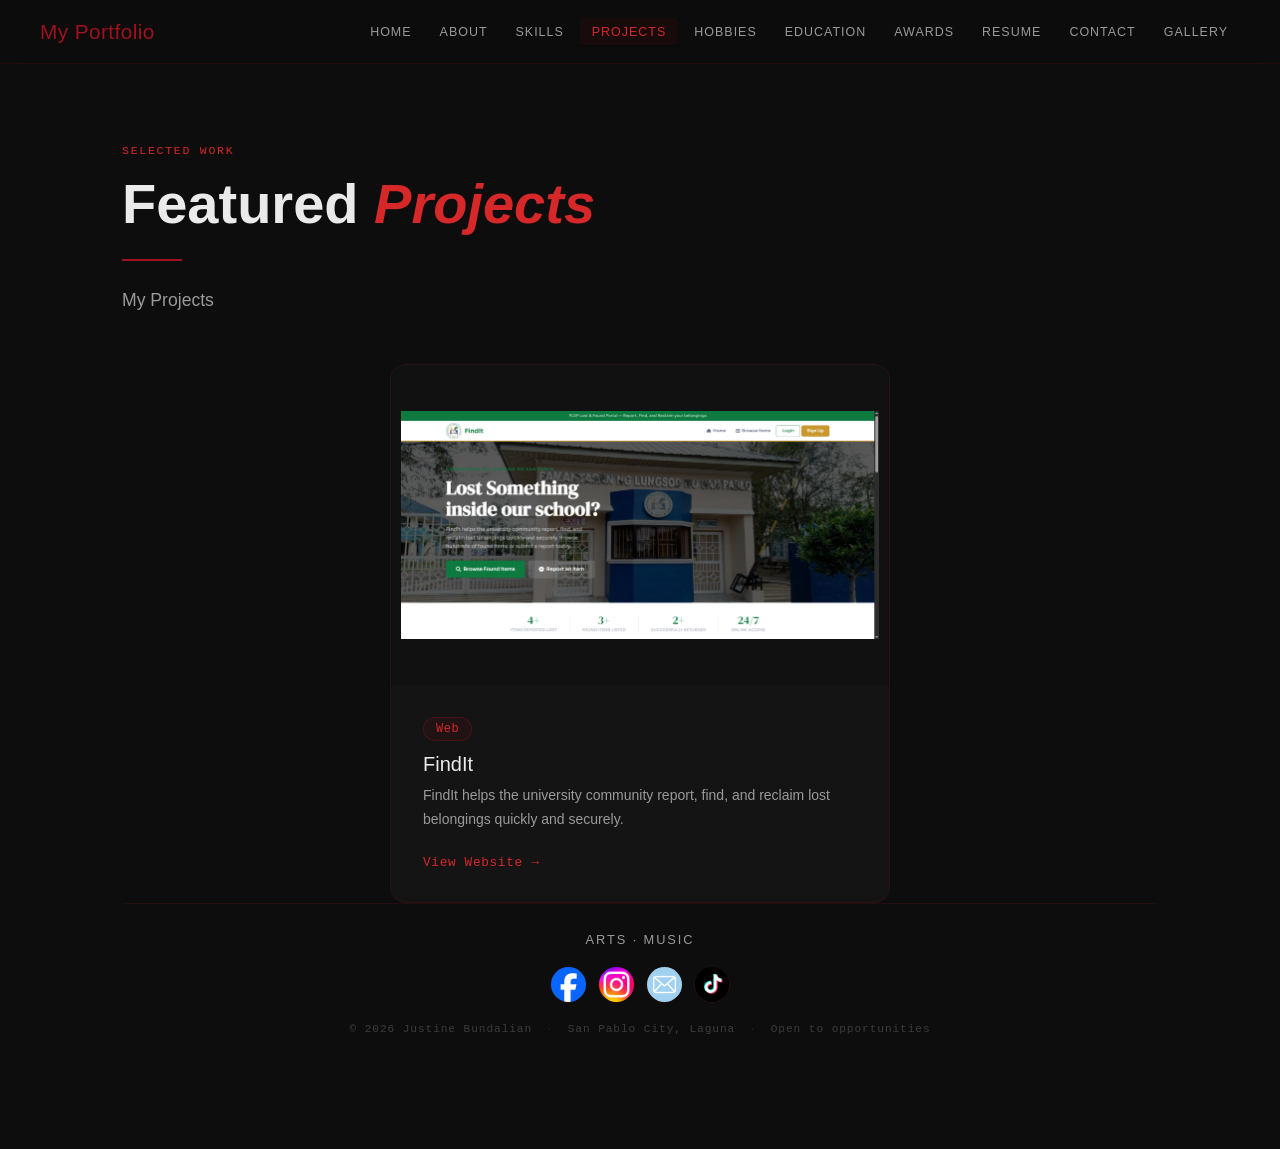
<file: project.html>
<!DOCTYPE html>
<html lang="en">
<head>
  <meta charset="UTF-8">
  <meta name="viewport" content="width=device-width, initial-scale=1.0">
  <title>Justine's Portfolio</title>
  <link rel="stylesheet" href="index.css">
</head>
<body>

<nav>
  <div class="nav-logo"><a href="index.html" style="text-decoration:none; color:inherit;">My Portfolio</a></div>
  <ul class="nav-links" id="navLinks">
    <li><a href="index.html">Home</a></li>
    <li><a href="about.html">About</a></li>
    <li><a href="skills.html">Skills</a></li>
    <li><a href="project.html">Projects</a></li>
    <li><a href="hobbies.html">Hobbies</a></li>
    <li><a href="education.html">Education</a></li>
    <li><a href="awards.html">Awards</a></li>
    <li><a href="resume.html">Resume</a></li>
    <li><a href="contact.html">Contact</a></li>
    <li><a href="gallery.html">Gallery</a></li>
  </ul>
  <div class="hamburger" id="hamburger" onclick="toggleMenu()">
    <span></span><span></span><span></span>
  </div>
</nav>

<div class="page active" style="display:block;">
  <div class="section">
    <div class="eyebrow">Selected Work</div>
    <h2 class="page-title">Featured <em>Projects</em></h2>
    <div class="divider"></div>
    <p class="lead" style="margin-bottom:3rem;">My Projects</p>

    <div class="grid-2">
<div class="project-card">
        <div class="project-thumb">
          <img src="findit.png" alt="Web Project" class="project-thumb-img">
        </div>
        <div class="project-body">
          <div class="project-tags"><span class="badge">Web</span></div>
          <div class="project-title">FindIt</div>
          <p class="project-desc">FindIt helps the university community report, find, and reclaim lost belongings quickly and securely.</p>
          <a href="findit.png" target="_blank" class="project-link">View Website →</a>
        </div>
  </div>
</div>

<footer>
  <div class="footer-inner">
    <div class="footer-tagline">Arts · Music</div>
    <div class="footer-socials">
      <a href="#" aria-label="Facebook"><img src="fb.jpg" alt=""></a>
      <a href="#" aria-label="Instagram"><img src="ig.jpg" alt=""></a>
      <a href="#" aria-label="Email"><img src="email.jpg" alt=""></a>
      <a href="#" aria-label="TikTok"><img src="tiktok.jpg" alt=""></a>
    </div>
    <div class="footer-bottom">
      © 2026 Justine Bundalian
      <span class="footer-dot">·</span>
      San Pablo City, Laguna
      <span class="footer-dot">·</span>
      Open to opportunities
    </div>
  </div>
</footer>

<script src="index.js"></script>
</body>
</html>
</file>
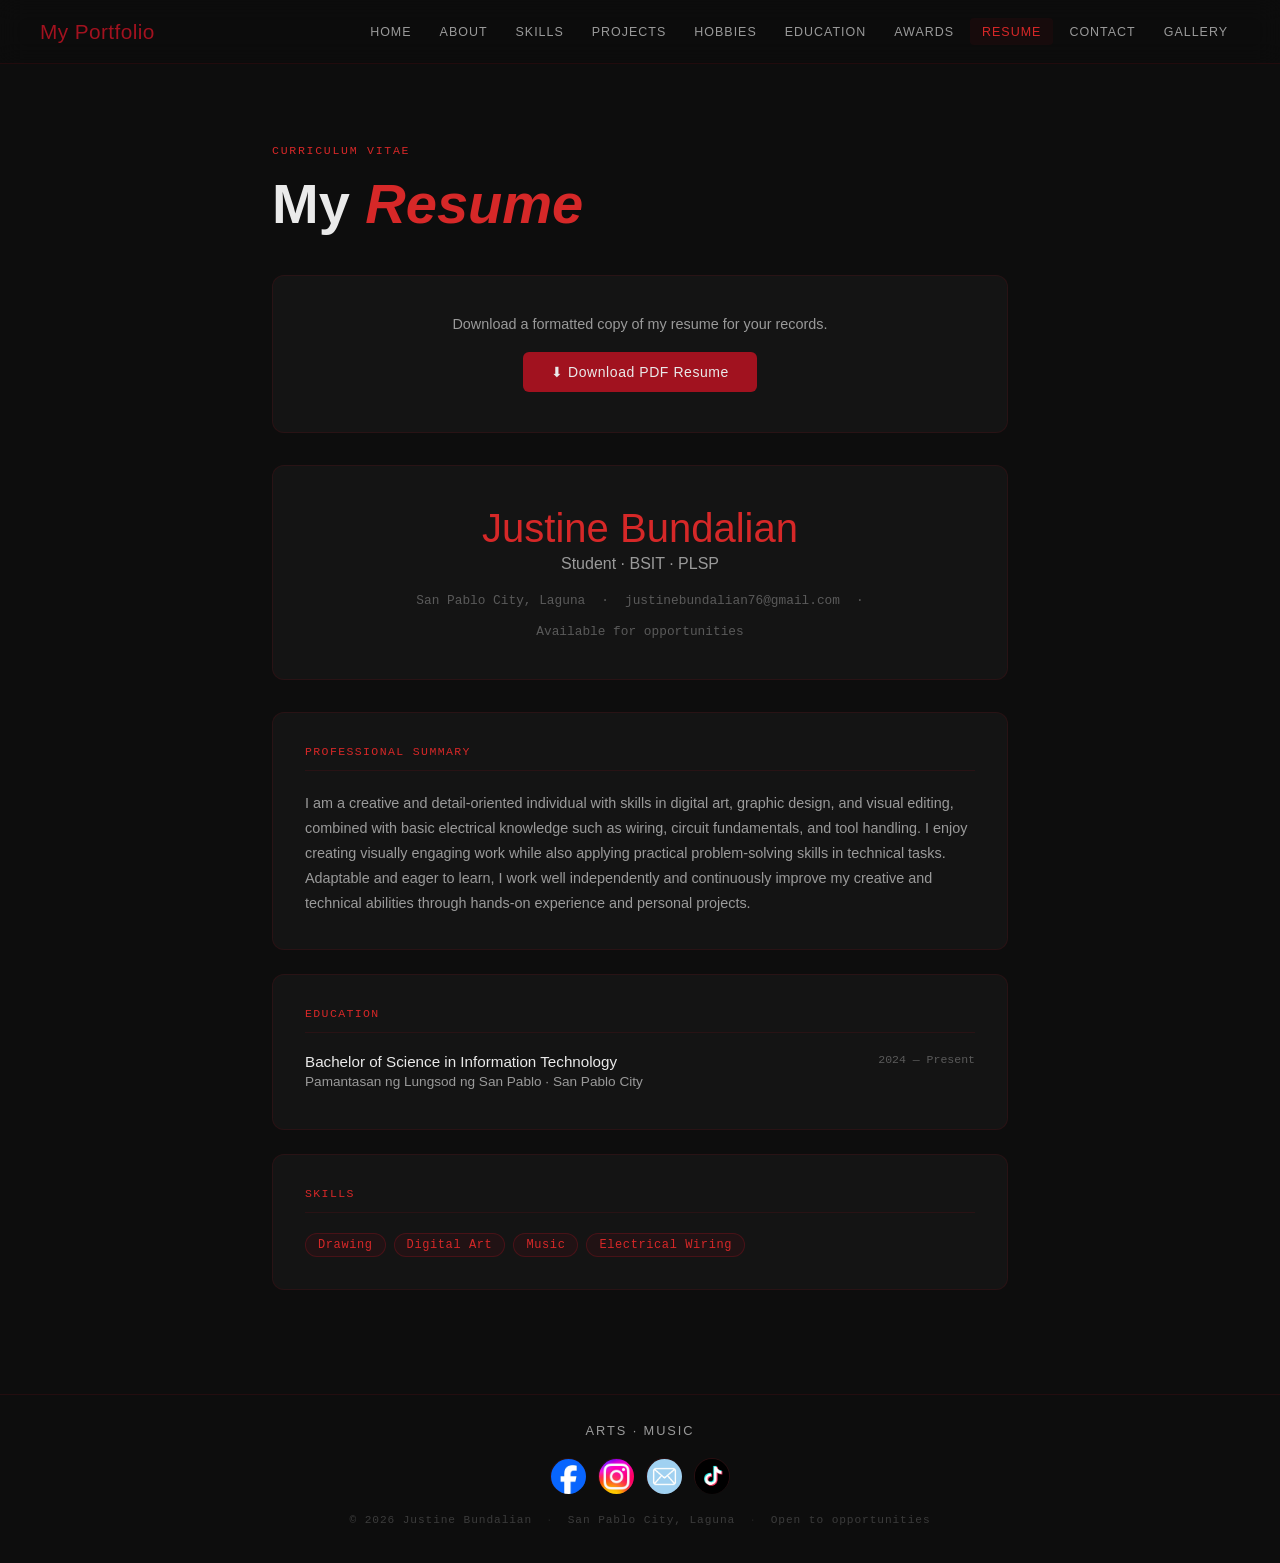
<file: resume.html>
<!DOCTYPE html>
<html lang="en">
<head>
  <meta charset="UTF-8">
  <meta name="viewport" content="width=device-width, initial-scale=1.0">
  <title>Justine's Portfolio</title>
  <link rel="stylesheet" href="index.css">
</head>
<body>

<nav>
  <div class="nav-logo"><a href="index.html" style="text-decoration:none; color:inherit;">My Portfolio</a></div>
  <ul class="nav-links" id="navLinks">
    <li><a href="index.html">Home</a></li>
    <li><a href="about.html">About</a></li>
    <li><a href="skills.html">Skills</a></li>
    <li><a href="project.html">Projects</a></li>
    <li><a href="hobbies.html">Hobbies</a></li>
    <li><a href="education.html">Education</a></li>
    <li><a href="awards.html">Awards</a></li>
    <li><a href="resume.html">Resume</a></li>
    <li><a href="contact.html">Contact</a></li>
    <li><a href="gallery.html">Gallery</a></li>
  </ul>
  <div class="hamburger" id="hamburger" onclick="toggleMenu()">
    <span></span><span></span><span></span>
  </div>
</nav>

<div class="page active" style="display:block;">
  <div class="section-sm">
    <div class="eyebrow">Curriculum Vitae</div>
    <h2 class="page-title" style="margin-bottom:2.5rem;">My <em>Resume</em></h2>

    <div class="download-area">
      <p style="color:var(--text2); margin-bottom:1.25rem; font-size:0.9rem;">Download a formatted copy of my resume for your records.</p>
      <a href="resume.pdf" class="btn" download>⬇ Download PDF Resume</a>
    </div>

    <div class="resume-header">
      <div class="resume-name">Justine Bundalian</div>
      <div class="resume-role">Student · BSIT · PLSP</div>
      <div class="resume-contacts">
        <span>San Pablo City, Laguna</span>
        <span>·</span>
        <span>justinebundalian76@gmail.com</span>
        <span>·</span>
        <span>Available for opportunities</span>
      </div>
    </div>

    <div class="resume-section">
      <div class="resume-section-title">Professional Summary</div>
      <p style="font-size:0.9rem; color:var(--text2); line-height:1.75;">I am a creative and detail-oriented individual with skills in digital art, graphic design, and visual editing, combined with basic electrical knowledge such as wiring, circuit fundamentals, and tool handling. I enjoy creating visually engaging work while also applying practical problem-solving skills in technical tasks. Adaptable and eager to learn, I work well independently and continuously improve my creative and technical abilities through hands-on experience and personal projects.</p>
    </div>

    <div class="resume-section">
      <div class="resume-section-title">Education</div>
      <div class="resume-entry">
        <div class="resume-entry-header">
          <span class="resume-entry-title">Bachelor of Science in Information Technology</span>
          <span class="resume-entry-date">2024 — Present</span>
        </div>
        <div class="resume-entry-sub">Pamantasan ng Lungsod ng San Pablo · San Pablo City</div>
      </div>
    </div>

    <div class="resume-section">
      <div class="resume-section-title">Skills</div>
      <div style="display:flex; flex-wrap:wrap; gap:0.5rem;">
        <span class="badge">Drawing</span>
        <span class="badge">Digital Art</span>
        <span class="badge">Music</span>
        <span class="badge">Electrical Wiring</span>
      </div>
    </div>
  </div>
</div>

<footer>
  <div class="footer-inner">
    <div class="footer-tagline">Arts · Music</div>
    <div class="footer-socials">
      <a href="#" aria-label="Facebook"><img src="fb.jpg" alt=""></a>
      <a href="#" aria-label="Instagram"><img src="ig.jpg" alt=""></a>
      <a href="#" aria-label="Email"><img src="email.jpg" alt=""></a>
      <a href="#" aria-label="TikTok"><img src="tiktok.jpg" alt=""></a>
    </div>
    <div class="footer-bottom">
      © 2026 Justine Bundalian
      <span class="footer-dot">·</span>
      San Pablo City, Laguna
      <span class="footer-dot">·</span>
      Open to opportunities
    </div>
  </div>
</footer>

<script src="index.js"></script>
</body>
</html>
</file>
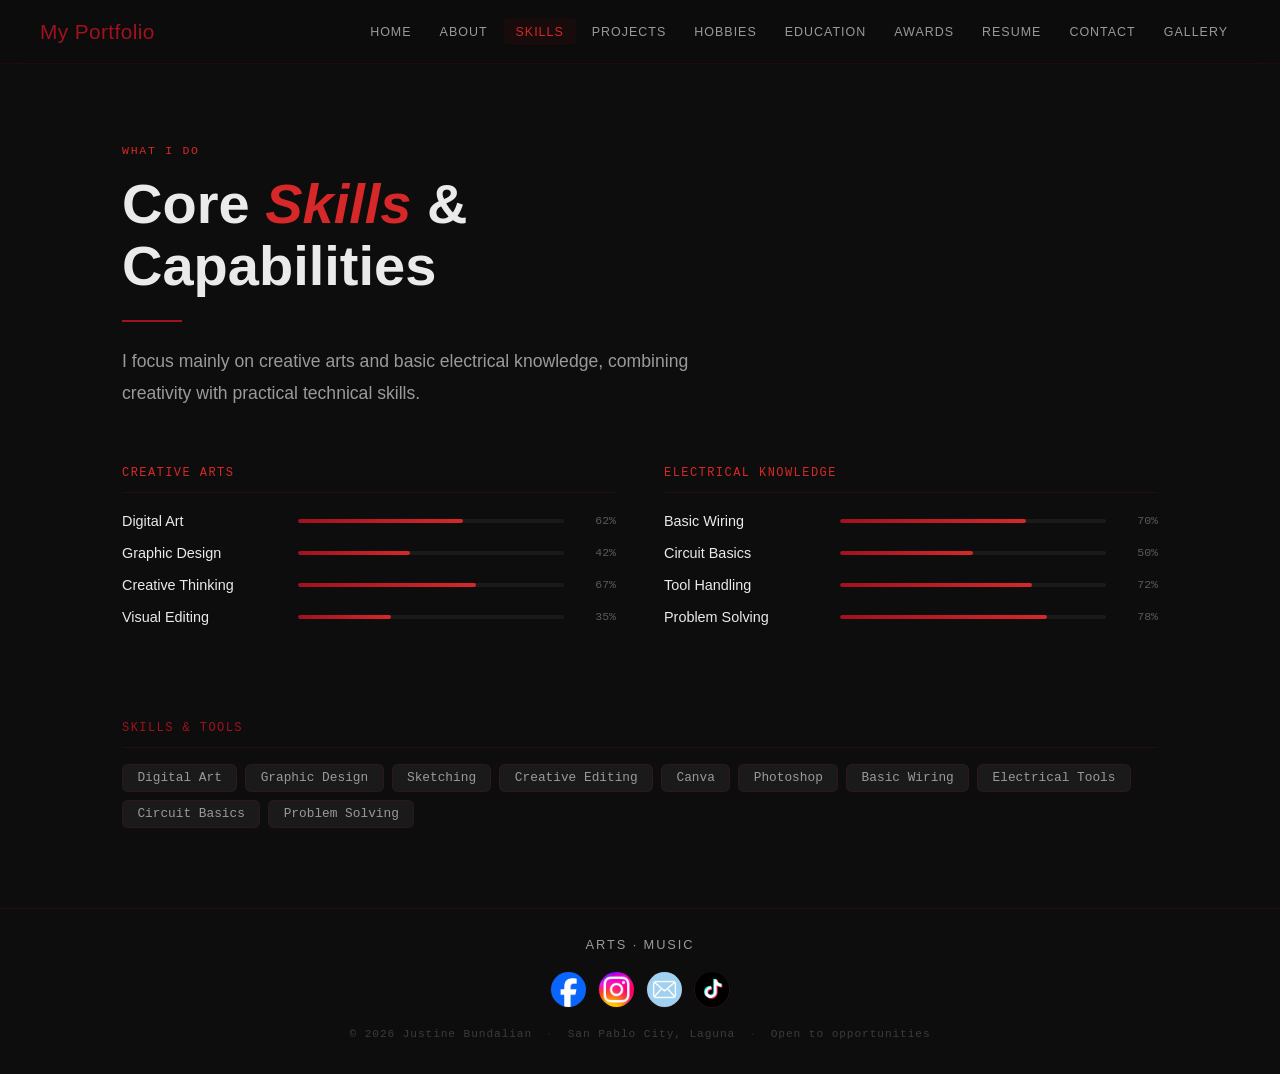
<file: skills.html>
<!DOCTYPE html>
<html lang="en">
<head>
  <meta charset="UTF-8">
  <meta name="viewport" content="width=device-width, initial-scale=1.0">
  <title>Justine's Portfolio</title>
  <link rel="stylesheet" href="index.css">
</head>
<body>

<nav>
  <div class="nav-logo"><a href="index.html" style="text-decoration:none; color:inherit;">My Portfolio</a></div>
  <ul class="nav-links" id="navLinks">
    <li><a href="index.html">Home</a></li>
    <li><a href="about.html">About</a></li>
    <li><a href="skills.html">Skills</a></li>
    <li><a href="project.html">Projects</a></li>
    <li><a href="hobbies.html">Hobbies</a></li>
    <li><a href="education.html">Education</a></li>
    <li><a href="awards.html">Awards</a></li>
    <li><a href="resume.html">Resume</a></li>
    <li><a href="contact.html">Contact</a></li>
    <li><a href="gallery.html">Gallery</a></li>
  </ul>
  <div class="hamburger" id="hamburger" onclick="toggleMenu()">
    <span></span><span></span><span></span>
  </div>
</nav>

<div class="page active" style="display:block;">
  <div class="section">
    <div class="eyebrow">What I Do</div>
    <h2 class="page-title">Core <em>Skills</em> &<br>Capabilities</h2>
    <div class="divider"></div>

    <p class="lead" style="margin-bottom:3.5rem;">
      I focus mainly on creative arts and basic electrical knowledge, combining creativity with practical technical skills.
    </p>

    <div style="display:grid; grid-template-columns:1fr 1fr; gap:3rem;">

      <div>
        <div class="skill-category">
          <div class="skill-category-title">Creative Arts</div>

          <div class="skill-item">
            <span class="skill-name">Digital Art</span>
            <div class="skill-bar-wrap">
              <div class="skill-bar" data-w="62"></div>
            </div>
            <span class="skill-pct">62%</span>
          </div>

          <div class="skill-item">
            <span class="skill-name">Graphic Design</span>
            <div class="skill-bar-wrap">
              <div class="skill-bar" data-w="42"></div>
            </div>
            <span class="skill-pct">42%</span>
          </div>

          <div class="skill-item">
            <span class="skill-name">Creative Thinking</span>
            <div class="skill-bar-wrap">
              <div class="skill-bar" data-w="67"></div>
            </div>
            <span class="skill-pct">67%</span>
          </div>

          <div class="skill-item">
            <span class="skill-name">Visual Editing</span>
            <div class="skill-bar-wrap">
              <div class="skill-bar" data-w="35"></div>
            </div>
            <span class="skill-pct">35%</span>
          </div>
        </div>
      </div>

      <div>
        <div class="skill-category">
          <div class="skill-category-title">Electrical Knowledge</div>

          <div class="skill-item">
            <span class="skill-name">Basic Wiring</span>
            <div class="skill-bar-wrap">
              <div class="skill-bar" data-w="70"></div>
            </div>
            <span class="skill-pct">70%</span>
          </div>

          <div class="skill-item">
            <span class="skill-name">Circuit Basics</span>
            <div class="skill-bar-wrap">
              <div class="skill-bar" data-w="50"></div>
            </div>
            <span class="skill-pct">50%</span>
          </div>

          <div class="skill-item">
            <span class="skill-name">Tool Handling</span>
            <div class="skill-bar-wrap">
              <div class="skill-bar" data-w="72"></div>
            </div>
            <span class="skill-pct">72%</span>
          </div>

          <div class="skill-item">
            <span class="skill-name">Problem Solving</span>
            <div class="skill-bar-wrap">
              <div class="skill-bar" data-w="78"></div>
            </div>
            <span class="skill-pct">78%</span>
          </div>
        </div>
      </div>

    </div>

    <div style="margin-top:3rem;">
      <div class="skill-category-title"
        style="font-family:var(--mono); font-size:0.75rem; letter-spacing:0.12em; text-transform:uppercase; color:var(--accent); margin-bottom:1rem; padding-bottom:0.75rem; border-bottom:1px solid var(--border);">
        Skills & Tools
      </div>

      <div class="tech-chips">
        <span class="tech-chip">Digital Art</span>
        <span class="tech-chip">Graphic Design</span>
        <span class="tech-chip">Sketching</span>
        <span class="tech-chip">Creative Editing</span>
        <span class="tech-chip">Canva</span>
        <span class="tech-chip">Photoshop</span>
        <span class="tech-chip">Basic Wiring</span>
        <span class="tech-chip">Electrical Tools</span>
        <span class="tech-chip">Circuit Basics</span>
        <span class="tech-chip">Problem Solving</span>
      </div>
    </div>

  </div>
</div>

<footer>
  <div class="footer-inner">
    <div class="footer-tagline">Arts · Music</div>
    <div class="footer-socials">
      <a href="#" aria-label="Facebook"><img src="fb.jpg" alt=""></a>
      <a href="#" aria-label="Instagram"><img src="ig.jpg" alt=""></a>
      <a href="#" aria-label="Email"><img src="email.jpg" alt=""></a>
      <a href="#" aria-label="TikTok"><img src="tiktok.jpg" alt=""></a>
    </div>
    <div class="footer-bottom">
      © 2026 Justine Bundalian
      <span class="footer-dot">·</span>
      San Pablo City, Laguna
      <span class="footer-dot">·</span>
      Open to opportunities
    </div>
  </div>
</footer>

<script src="index.js"></script>
<script>
  window.addEventListener('load', function() {
    setTimeout(function() {
      document.querySelectorAll('.skill-bar').forEach(function(bar) {
        bar.style.width = bar.dataset.w + '%';
      });
    }, 200);
  });
</script>
</body>
</html>
</file>
<file: index.css>
:root {
    --bg: #0D0D0D;
    --bg2: #111111;
    --bg3: #1A1A1A;
    --accent: #A1121F;
    --accent2: #D62828;
    --text: #EAEAEA;
    --text2: #9A9A9A;
    --text3: #5a5a5a;
    --border: rgba(161,18,31,0.15);
    --border2: rgba(161,18,31,0.3);
    --card: #141414;
    --serif: sans-serif;
    --sans: 'DM Sans', sans-serif;
    --mono: 'DM Mono', monospace;
  }

  * { margin: 0; padding: 0; box-sizing: border-box; }

  body {
    font-family: var(--sans);
    background: var(--bg);
    color: var(--text);
    min-height: 100vh;
    overflow-x: hidden;
  }

  /* ─── NAV ─── */
  nav {
    position: fixed; top: 0; left: 0; right: 0; z-index: 100;
    background: rgba(13,13,13,0.92);
    backdrop-filter: blur(12px);
    border-bottom: 1px solid var(--border);
    display: flex; align-items: center; justify-content: space-between;
    padding: 0 2.5rem;
    height: 64px;
  }

  .nav-logo {
    font-family: var(--serif);
    font-size: 1.3rem;
    color: var(--accent);
    letter-spacing: 0.02em;
    cursor: pointer;
  }

  .nav-links {
    display: flex; gap: 0.25rem; list-style: none;
    flex-wrap: wrap;
  }

  .nav-links a {
    display: block;
    padding: 0.4rem 0.75rem;
    font-size: 0.78rem;
    font-weight: 500;
    letter-spacing: 0.08em;
    text-transform: uppercase;
    color: var(--text2);
    text-decoration: none;
    border-radius: 4px;
    transition: color 0.2s, background 0.2s;
    cursor: pointer;
  }

  .nav-links a:hover, .nav-links a.active {
    color: var(--accent2);
    background: rgba(161,18,31,0.08);
  }

  .hamburger {
    display: none;
    flex-direction: column;
    gap: 5px;
    cursor: pointer;
    padding: 4px;
  }

  .hamburger span {
    width: 22px; height: 2px;
    background: var(--accent);
    border-radius: 2px;
    transition: all 0.3s;
  }

  /* ─── PAGE SYSTEM ─── */
  .page { display: none; padding-top: 64px; min-height: 100vh; }
  .page.active { display: block; }

  /* ─── SECTION WRAPPER ─── */
  .section { max-width: 1100px; margin: 0 auto; padding: 5rem 2rem; }
  .section-sm { max-width: 800px; margin: 0 auto; padding: 5rem 2rem; }

  /* ─── TYPOGRAPHY ─── */
  .eyebrow {
    font-family: var(--mono);
    font-size: 0.72rem;
    letter-spacing: 0.15em;
    text-transform: uppercase;
    color: var(--accent2);
    margin-bottom: 1rem;
  }

  h1.hero-title {
    font-family: var(--serif);
    font-size: clamp(3rem, 8vw, 6rem);
    font-weight: 700;
    line-height: 1.05;
    margin-bottom: 1.5rem;
  }

  h1.hero-title em {
    font-style: italic;
    color: var(--accent2);
  }

  h2.page-title {
    font-family: var(--serif);
    font-size: clamp(2rem, 5vw, 3.5rem);
    font-weight: 700;
    line-height: 1.1;
    margin-bottom: 0.5rem;
  }

  h2.page-title em { font-style: italic; color: var(--accent2); }

  h3.sub-title {
    font-family: var(--serif);
    font-size: 1.4rem;
    font-weight: 400;
    margin-bottom: 0.75rem;
  }

  .lead {
    font-size: 1.1rem;
    color: var(--text2);
    line-height: 1.8;
    max-width: 640px;
  }

  .divider {
    width: 60px; height: 2px;
    background: var(--accent);
    margin: 1.5rem 0;
  }

  /* ─── CARDS ─── */
  .card {
    background: var(--card);
    border: 1px solid var(--border);
    border-radius: 12px;
    padding: 1.75rem;
    transition: border-color 0.3s, transform 0.3s;
  }

  .card:hover {
    border-color: var(--border2);
    transform: translateY(-3px);
  }

  /* ─── GRID ─── */
  .grid-2 { display: grid; grid-template-columns: repeat(auto-fit, minmax(280px,1fr)); gap: 1.5rem; }
  .grid-3 { display: grid; grid-template-columns: repeat(auto-fit, minmax(220px,1fr)); gap: 1.25rem; }

  /* ─── BADGE ─── */
  .badge {
    display: inline-block;
    padding: 0.25rem 0.75rem;
    background: rgba(161,18,31,0.1);
    border: 1px solid var(--border2);
    border-radius: 20px;
    font-size: 0.75rem;
    font-family: var(--mono);
    color: var(--accent2);
    letter-spacing: 0.05em;
  }

  /* ─── BUTTON ─── */
  .btn {
    display: inline-flex; align-items: center; gap: 0.5rem;
    padding: 0.75rem 1.75rem;
    background: var(--accent);
    color: #EAEAEA;
    font-family: var(--sans);
    font-weight: 500;
    font-size: 0.875rem;
    letter-spacing: 0.04em;
    border: none; border-radius: 6px;
    cursor: pointer;
    text-decoration: none;
    transition: background 0.2s, transform 0.15s;
  }

  .btn:hover { background: var(--accent2); transform: translateY(-1px); }

  .btn-outline {
    background: transparent;
    color: var(--accent2);
    border: 1px solid var(--border2);
  }

  .btn-outline:hover { background: rgba(161,18,31,0.08); color: var(--accent2); }

  /* ═══════════════════════════════════════
     HOME PAGE
  ═══════════════════════════════════════ */
  #home {
    position: relative;
    overflow: hidden;
  }

  .home-grid {
    max-width: 1100px;
    margin: 0 auto;
    padding: 9rem 2rem 5rem;
    display: grid;
    grid-template-columns: 1fr 380px;
    gap: 4rem;
    align-items: center;
  }

  @media(max-width: 860px) {
    .home-grid { grid-template-columns: 1fr; padding: 6rem 1.5rem 3rem; }
    .home-portrait { order: -1; }
  }

  .hero-sub {
    font-size: 1.05rem;
    color: var(--text2);
    line-height: 1.75;
    margin-bottom: 2.5rem;
    max-width: 520px;
  }

  .hero-actions { display: flex; gap: 1rem; flex-wrap: wrap; }

  .hero-stats {
    display: flex; gap: 2.5rem;
    margin-top: 3rem;
    padding-top: 2rem;
    border-top: 1px solid var(--border);
    flex-wrap: wrap;
  }

  .stat-num {
    font-family: var(--serif);
    font-size: 2rem;
    color: var(--accent2);
    font-weight: 700;
  }

  .stat-label {
    font-size: 0.8rem;
    color: var(--text3);
    letter-spacing: 0.06em;
    text-transform: uppercase;
    margin-top: 0.25rem;
  }

  .home-portrait {
    position: relative;
  }

  .portrait-frame {
    width: 100%;
    aspect-ratio: 3/4;
    border-radius: 12px;
    background: linear-gradient(135deg, #1a1010 0%, #2a1010 100%);
    border: 1px solid var(--border);
    display: flex;
    align-items: center;
    justify-content: center;
    position: relative;
    overflow: hidden;
  }

  .portrait-initials {
    font-family: var(--serif);
    font-size: 7rem;
    color: var(--accent);
    font-style: italic;
    opacity: 0.6;
    user-select: none;
  }

  .portrait-accent {
    position: absolute;
    top: -20px; right: -20px;
    width: 120px; height: 120px;
    border: 2px solid var(--accent);
    border-radius: 8px;
    opacity: 0.2;
  }

  .portrait-accent2 {
    position: absolute;
    bottom: -20px; left: -20px;
    width: 80px; height: 80px;
    border: 2px solid var(--accent);
    border-radius: 50%;
    opacity: 0.15;
  }

  .bg-glow {
    position: absolute;
    width: 500px; height: 500px;
    border-radius: 50%;
    background: radial-gradient(circle, rgba(161,18,31,0.06) 0%, transparent 70%);
    top: -100px; left: -100px;
    pointer-events: none;
  }

  /* ═══════════════════════════════════════
     ABOUT PAGE
  ═══════════════════════════════════════ */
  .about-layout {
    display: grid;
    grid-template-columns: 1fr 1.4fr;
    gap: 4rem;
    align-items: start;
  }

  @media(max-width: 760px) { .about-layout { grid-template-columns: 1fr; } }

  .about-aside {
    position: sticky; top: 90px;
  }

  .about-img {
    width: 100%;
    aspect-ratio: 1;
    border-radius: 12px;
    background: var(--card);
    border: 1px solid var(--border);
    display: flex; align-items: center; justify-content: center;
    font-family: var(--serif);
    font-size: 5rem;
    color: var(--accent);
    font-style: italic;
    margin-bottom: 1.5rem;
  }

  .info-rows { display: flex; flex-direction: column; gap: 0.75rem; }

  .info-row {
    display: flex; gap: 1rem;
    font-size: 0.875rem;
    padding: 0.75rem 0;
    border-bottom: 1px solid var(--border);
  }

  .info-row-label {
    color: var(--text3);
    font-family: var(--mono);
    font-size: 0.72rem;
    letter-spacing: 0.08em;
    text-transform: uppercase;
    min-width: 90px;
    padding-top: 0.1rem;
  }

  .info-row-val { color: var(--text); }

  .about-content p {
    color: var(--text2);
    line-height: 1.85;
    margin-bottom: 1.25rem;
    font-size: 1rem;
  }

  .about-content p strong { color: var(--accent2); font-weight: 500; }

  /* ═══════════════════════════════════════
     SKILLS PAGE
  ═══════════════════════════════════════ */
  .skill-category { margin-bottom: 3rem; }

  .skill-category-title {
    font-family: var(--mono);
    font-size: 0.75rem;
    letter-spacing: 0.12em;
    text-transform: uppercase;
    color: var(--accent2);
    margin-bottom: 1.25rem;
    padding-bottom: 0.75rem;
    border-bottom: 1px solid var(--border);
  }

  .skill-item {
    display: flex; align-items: center; gap: 1rem;
    margin-bottom: 1rem;
  }

  .skill-name {
    min-width: 160px;
    font-size: 0.9rem;
    color: var(--text);
  }

  .skill-bar-wrap {
    flex: 1;
    height: 4px;
    background: var(--bg3);
    border-radius: 2px;
    overflow: hidden;
  }

  .skill-bar {
    height: 100%;
    background: linear-gradient(90deg, var(--accent), var(--accent2));
    border-radius: 2px;
    width: 0;
    transition: width 1s cubic-bezier(0.4, 0, 0.2, 1);
  }

  .skill-pct {
    font-family: var(--mono);
    font-size: 0.72rem;
    color: var(--text3);
    min-width: 36px;
    text-align: right;
  }

  .tech-chips { display: flex; flex-wrap: wrap; gap: 0.5rem; margin-top: 0.75rem; }

  .tech-chip {
    padding: 0.35rem 0.9rem;
    background: var(--bg3);
    border: 1px solid var(--border);
    border-radius: 6px;
    font-size: 0.8rem;
    font-family: var(--mono);
    color: var(--text2);
    transition: border-color 0.2s, color 0.2s;
  }

  .tech-chip:hover { border-color: var(--accent2); color: var(--accent2); }

  /* ═══════════════════════════════════════
     PROJECTS PAGE
  ═══════════════════════════════════════ */
  .project-card {
  background: var(--card);
  border: 1px solid var(--border);
  border-radius: 16px;
  overflow: hidden;
  transition: border-color 0.3s, transform 0.3s;

  /* MAKE CARD BIGGER */
  max-width: 500px;
  width: 100%;
  margin: 0 auto;
}

.project-card:hover {
  border-color: var(--border2);
  transform: translateY(-4px);
}

.project-thumb {
  height: 320px; /* BIGGER IMAGE AREA */
  background: var(--bg3);
  position: relative;
  overflow: hidden;
  display: flex;
  align-items: center;
  justify-content: center;
}

.project-thumb-img {
  width: 100%;
  height: 100%;

  /* IMAGE FITS PROPERLY */
  object-fit: contain;

  /* optional */
  background: #111;
  padding: 10px;
  display: block;
}

.project-body {
  padding: 2rem;
}

  .project-tags { display: flex; flex-wrap: wrap; gap: 0.4rem; margin-bottom: 0.75rem; }

  .project-title {
    font-family: var(--serif);
    font-size: 1.25rem;
    margin-bottom: 0.5rem;
    color: var(--text);
  }

  .project-desc {
    font-size: 0.875rem;
    color: var(--text2);
    line-height: 1.7;
    margin-bottom: 1.25rem;
  }

  .project-link {
    font-size: 0.8rem;
    font-family: var(--mono);
    color: var(--accent2);
    text-decoration: none;
    letter-spacing: 0.05em;
    display: inline-flex; align-items: center; gap: 0.4rem;
  }

  .project-link:hover { color: var(--accent); }

  /* ═══════════════════════════════════════
     HOBBIES PAGE
  ═══════════════════════════════════════ */
  .hobby-card {
    background: var(--card);
    border: 1px solid var(--border);
    border-radius: 12px;
    padding: 2rem;
    text-align: center;
    transition: border-color 0.3s, transform 0.3s;
  }

  .hobby-card:hover { border-color: var(--border2); transform: translateY(-3px); }

  .hobby-icon {
    font-size: 2.5rem;
    margin-bottom: 1rem;
    display: block;
  }

  .hobby-name {
    font-family: var(--serif);
    font-size: 1.1rem;
    margin-bottom: 0.5rem;
  }

  .hobby-desc {
    font-size: 0.85rem;
    color: var(--text2);
    line-height: 1.65;
  }

  /* ═══════════════════════════════════════
     EDUCATION PAGE
  ═══════════════════════════════════════ */
  .timeline { position: relative; padding-left: 2rem; }

  .timeline::before {
    content: '';
    position: absolute;
    left: 0; top: 0; bottom: 0;
    width: 1px;
    background: var(--border2);
  }

  .timeline-item {
    position: relative;
    margin-bottom: 2.5rem;
    padding-bottom: 2.5rem;
    border-bottom: 1px solid var(--border);
  }

  .timeline-item:last-child { border-bottom: none; }

  .timeline-dot {
    position: absolute;
    left: -2rem;
    top: 0.25rem;
    width: 10px; height: 10px;
    border-radius: 50%;
    background: var(--accent);
    transform: translateX(-4.5px);
    box-shadow: 0 0 0 4px rgba(161,18,31,0.15);
  }

  .timeline-date {
    font-family: var(--mono);
    font-size: 0.72rem;
    letter-spacing: 0.1em;
    color: var(--accent2);
    margin-bottom: 0.5rem;
  }

  .timeline-title {
    font-family: var(--serif);
    font-size: 1.3rem;
    margin-bottom: 0.25rem;
  }

  .timeline-sub {
    font-size: 0.9rem;
    color: var(--text2);
    margin-bottom: 0.75rem;
  }

  .timeline-desc {
    font-size: 0.875rem;
    color: var(--text3);
    line-height: 1.7;
  }

  /* ═══════════════════════════════════════
     ACHIEVEMENTS PAGE
  ═══════════════════════════════════════ */
  .achievement-card {
    background: var(--card);
    border: 1px solid var(--border);
    border-radius: 12px;
    padding: 1.5rem;
    display: flex;
    gap: 1.25rem;
    align-items: flex-start;
    transition: border-color 0.3s;
  }

  .achievement-card:hover { border-color: var(--border2); }

  .achievement-icon-wrap {
    width: 48px; height: 48px;
    border-radius: 10px;
    background: rgba(161,18,31,0.1);
    border: 1px solid var(--border2);
    display: flex; align-items: center; justify-content: center;
    font-size: 1.4rem;
    flex-shrink: 0;
  }

  .achievement-year {
    font-family: var(--mono);
    font-size: 0.7rem;
    color: var(--accent2);
    letter-spacing: 0.1em;
    margin-bottom: 0.25rem;
  }

  .achievement-title {
    font-weight: 500;
    margin-bottom: 0.3rem;
    font-size: 1rem;
  }

  .achievement-desc {
    font-size: 0.85rem;
    color: var(--text2);
    line-height: 1.6;
  }

  /* ═══════════════════════════════════════
     RESUME PAGE
  ═══════════════════════════════════════ */
  .resume-header {
    background: var(--card);
    border: 1px solid var(--border);
    border-radius: 12px;
    padding: 2.5rem;
    text-align: center;
    margin-bottom: 2rem;
  }

  .resume-name {
    font-family: var(--serif);
    font-size: 2.5rem;
    color: var(--accent2);
    margin-bottom: 0.25rem;
  }

  .resume-role {
    font-size: 1rem;
    color: var(--text2);
    margin-bottom: 1.25rem;
  }

  .resume-contacts {
    display: flex; flex-wrap: wrap; gap: 1rem;
    justify-content: center;
    font-size: 0.8rem;
    font-family: var(--mono);
    color: var(--text3);
  }

  .resume-section {
    background: var(--card);
    border: 1px solid var(--border);
    border-radius: 12px;
    padding: 2rem;
    margin-bottom: 1.5rem;
  }

  .resume-section-title {
    font-family: var(--mono);
    font-size: 0.72rem;
    letter-spacing: 0.12em;
    text-transform: uppercase;
    color: var(--accent2);
    margin-bottom: 1.25rem;
    padding-bottom: 0.75rem;
    border-bottom: 1px solid var(--border);
  }

  .resume-entry { margin-bottom: 1.25rem; }
  .resume-entry:last-child { margin-bottom: 0; }

  .resume-entry-header {
    display: flex; justify-content: space-between; align-items: flex-start;
    gap: 1rem; flex-wrap: wrap; margin-bottom: 0.3rem;
  }

  .resume-entry-title { font-weight: 500; font-size: 0.95rem; }
  .resume-entry-date { font-family: var(--mono); font-size: 0.72rem; color: var(--text3); }
  .resume-entry-sub { font-size: 0.85rem; color: var(--text2); margin-bottom: 0.5rem; }
  .resume-entry-points { list-style: none; }

  .resume-entry-points li {
    font-size: 0.85rem;
    color: var(--text3);
    padding: 0.2rem 0;
    padding-left: 1rem;
    position: relative;
  }

  .resume-entry-points li::before {
    content: '—';
    position: absolute; left: 0;
    color: var(--accent);
  }

  .download-area {
    text-align: center;
    padding: 2.5rem;
    background: var(--card);
    border: 1px solid var(--border);
    border-radius: 12px;
    margin-bottom: 2rem;
  }

  /* ═══════════════════════════════════════
     CONTACT PAGE
  ═══════════════════════════════════════ */
  .contact-layout {
    display: grid;
    grid-template-columns: 1fr 1.5fr;
    gap: 3rem;
    align-items: start;
  }

  @media(max-width: 760px) { .contact-layout { grid-template-columns: 1fr; } }

  .contact-item {
    display: flex; gap: 1rem; align-items: flex-start;
    margin-bottom: 1.5rem;
  }

  .contact-icon {
    width: 40px; height: 40px;
    background: rgba(161,18,31,0.08);
    border: 1px solid var(--border);
    border-radius: 8px;
    display: flex; align-items: center; justify-content: center;
    font-size: 1.1rem;
    flex-shrink: 0;
  }

  .contact-icon img {
    border-radius: 6px;
    width: 37px;
    height: 37px;
  }

  .contact-label {
    font-family: var(--mono);
    font-size: 0.7rem;
    letter-spacing: 0.1em;
    color: var(--text3);
    text-transform: uppercase;
    margin-bottom: 0.2rem;
  }

  .contact-val { font-size: 0.95rem; color: var(--text); }

  .form-group { margin-bottom: 1.25rem; }

  label {
    display: block;
    font-family: var(--mono);
    font-size: 0.72rem;
    letter-spacing: 0.1em;
    text-transform: uppercase;
    color: var(--text3);
    margin-bottom: 0.5rem;
  }

  input, textarea {
    width: 100%;
    background: var(--bg3);
    border: 1px solid var(--border);
    border-radius: 6px;
    color: var(--text);
    font-family: var(--sans);
    font-size: 0.9rem;
    padding: 0.75rem 1rem;
    outline: none;
    transition: border-color 0.2s;
  }

  input:focus, textarea:focus { border-color: var(--accent2); }

  textarea { min-height: 120px; resize: vertical; }

  .form-success {
    display: none;
    text-align: center;
    padding: 2rem;
    color: var(--accent2);
    font-family: var(--serif);
    font-size: 1.2rem;
  }

  /* ═══════════════════════════════════════
     GALLERY PAGE
  ═══════════════════════════════════════ */
  .gallery-grid {
    display: grid;
    grid-template-columns: repeat(auto-fill, minmax(260px, 1fr));
    gap: 1rem;
  }

  .gallery-item {
    border-radius: 10px;
    overflow: hidden;
    border: 1px solid var(--border);
    background: var(--card);
    cursor: pointer;
    transition: transform 0.3s, border-color 0.3s;
  }

  .gallery-item:hover { transform: scale(1.02); border-color: var(--border2); }

  .gallery-thumb {
    width: 100%;
    aspect-ratio: 4/3;
    background: var(--bg3);
    display: flex; align-items: center; justify-content: center;
    font-size: 2.5rem;
    position: relative;
    overflow: hidden;
  }

  .gallery-thumb-bg {
    position: absolute; inset: 0;
    opacity: 0.08;
    display: flex; align-items: center; justify-content: center;
    font-family: var(--serif);
    font-size: 7rem;
    color: var(--accent);
    font-style: italic;
    pointer-events: none;
  }

  .gallery-icon { position: relative; z-index: 1; }

  .gallery-caption {
    padding: 0.9rem 1rem;
    border-top: 1px solid var(--border);
  }

  .gallery-caption-title {
    font-size: 0.9rem;
    font-weight: 500;
    margin-bottom: 0.2rem;
  }

  .gallery-caption-sub {
    font-size: 0.78rem;
    color: var(--text3);
    font-family: var(--mono);
  }

  /* ─── LIGHTBOX ─── */
  .lightbox {
    display: none;
    position: fixed; inset: 0; z-index: 1000;
    background: rgba(5,0,0,0.95);
    align-items: center; justify-content: center;
  }

  .lightbox.open { display: flex; }

  .lightbox-inner {
    max-width: 640px;
    width: 90%;
    text-align: center;
  }

  .lightbox-img {
    width: 100%;
    aspect-ratio: 4/3;
    border-radius: 12px;
    background: var(--bg3);
    display: flex; align-items: center; justify-content: center;
    font-size: 5rem;
    margin-bottom: 1rem;
    border: 1px solid var(--border);
  }

  .lightbox-title {
    font-family: var(--serif);
    font-size: 1.3rem;
    color: var(--accent2);
    margin-bottom: 0.5rem;
  }

  .lightbox-close {
    position: absolute; top: 1.5rem; right: 1.5rem;
    background: var(--card);
    border: 1px solid var(--border);
    color: var(--text2);
    width: 40px; height: 40px;
    border-radius: 50%;
    cursor: pointer;
    font-size: 1.2rem;
    display: flex; align-items: center; justify-content: center;
    transition: color 0.2s, border-color 0.2s;
  }

  .lightbox-close:hover { color: var(--accent2); border-color: var(--accent2); }

footer {
  margin-top: auto;
  padding: 2.5rem 2rem 2rem;
  border-top: 1px solid rgba(161,18,31,0.15);
  display: flex;
  flex-direction: column;
  align-items: center;
  gap: 1.25rem;
  text-align: center;
}

.footer-inner {
  width: 100%;
  max-width: 900px;
  display: flex;
  flex-direction: column;
  align-items: center;
  gap: 1.25rem;
}

.footer-tagline {
  font-family: 'DM Sans', sans-serif;
  font-size: 0.8rem;
  letter-spacing: 0.15em;
  text-transform: uppercase;
  color: var(--text2);
  margin-top: -0.75rem;
}

.footer-links {
  display: flex;
  gap: 0.25rem;
  flex-wrap: wrap;
  justify-content: center;
}

.footer-links a {
  font-family: 'DM Sans', sans-serif;
  font-size: 0.8rem;
  color: var(--text2);
  text-decoration: none;
  padding: 0.35rem 0.75rem;
  border-radius: 999px;
  border: 1px solid transparent;
  transition: color 0.2s, border-color 0.2s;
  cursor: pointer;
}

.footer-links a:hover {
  color: var(--accent2);
  border-color: var(--accent2);
}

.footer-socials {
  display: flex;
  gap: 0.75rem;
  align-items: center;
}

.footer-socials a {
  width: 36px;
  height: 36px;
  display: flex;
  align-items: center;
  justify-content: center;
  border-radius: 50%;
  border: 1px solid rgba(161,18,31,0.2);
  color: var(--text2);
  text-decoration: none;
  font-size: 0.85rem;
  transition: color 0.2s, border-color 0.2s, transform 0.2s;
}

.footer-socials img {
  border-radius: 50px;
  width: 35px;
  height: 35px;
}

.footer-socials a:hover {
  color: var(--accent2);
  border-color: var(--accent2);
  transform: translateY(-2px);
}

.footer-bottom {
  font-family: 'DM Mono', monospace;
  font-size: 0.7rem;
  color: var(--text3);
  letter-spacing: 0.08em;
  opacity: 0.6;
}

.footer-dot {
  margin: 0 0.4rem;
  opacity: 0.4;
}

@media (max-width: 600px) {
  footer {
    padding: 2rem 1.25rem 1.5rem;
  }
  .footer-links a {
    font-size: 0.75rem;
    padding: 0.3rem 0.6rem;
  }
}

  /* ─── MOBILE NAV ─── */
  @media(max-width: 820px) {
    nav { padding: 0 1.25rem; }
    .hamburger { display: flex; }
    .nav-links {
      display: none;
      position: fixed;
      top: 64px; left: 0; right: 0;
      background: rgba(13,13,13,0.98);
      flex-direction: column;
      padding: 1rem;
      border-bottom: 1px solid var(--border);
    }
    .nav-links.open { display: flex; }
    .nav-links a { padding: 0.6rem 1rem; }
  }

  /* ─── ANIMATIONS ─── */
  @keyframes fadeUp {
    from { opacity: 0; transform: translateY(20px); }
    to { opacity: 1; transform: translateY(0); }
  }

  .fade-up { animation: fadeUp 0.6s ease both; }
  .fade-up-2 { animation: fadeUp 0.6s 0.15s ease both; }
  .fade-up-3 { animation: fadeUp 0.6s 0.3s ease both; }
  .fade-up-4 { animation: fadeUp 0.6s 0.45s ease both; }

  .portrait-initials img {
    width: 350px;
    height: fit-content;
  }

  .about-img img {
    width: 400px;
    height: 400px;
    border-radius: 10px;
  }

.lightbox {
  position: fixed;
  inset: 0;
  background: rgba(0,0,0,0.85);
  display: flex;
  justify-content: center;
  align-items: center;
  padding: 2rem;
  z-index: 999;
  opacity: 0;
  visibility: hidden;
  transition: 0.3s;
}

.lightbox.open {
  opacity: 1;
  visibility: visible;
}

.lightbox-inner {
  background: #111;
  width: 100%;
  max-width: 600px;
  max-height: 90vh;
  overflow-y: auto;
  padding: 1.5rem;
  border-radius: 16px;
}

.lightbox-inner img {
  display: block;
}

.lightbox-close {
  position: absolute;
  top: 20px;
  right: 20px;
  border: none;
  background: transparent;
  color: white;
  font-size: 2rem;
  cursor: pointer;
}

#lightboxImg {
  width: 100%;
  aspect-ratio: 1 / 1; /* forces square */
  object-fit: cover;  /* crops image to fit */
  border-radius: 12px;
  display: block;
}

/* ─── LIGHTBOX ─── */
#lightbox {
  display: none;
  position: fixed;
  inset: 0;
  background: rgba(0, 0, 0, 0.85);
  z-index: 9999;
  align-items: center;
  justify-content: center;
}

#lightbox.open {
  display: flex;
}

.lightbox-content {
  position: relative;
  background: #1a1a1a;
  border-radius: 12px;
  padding: 2rem;
  max-width: 90vw;
  max-height: 90vh;
  display: flex;
  flex-direction: column;
  align-items: center;
  gap: 0.75rem;
  overflow: auto;
}

.lightbox-content img {
  max-width: 100%;
  max-height: 70vh;
  object-fit: contain;
  border-radius: 8px;
  display: block;
}

#lightboxTitle {
  font-size: 1.2rem;
  font-weight: 700;
  color: #fff;
}

#lightboxDesc {
  font-size: 0.9rem;
  color: #aaa;
}

.lightbox-content button {
  position: absolute;
  top: 0.75rem;
  right: 0.75rem;
  background: rgba(255,255,255,0.15);
  border: none;
  border-radius: 50%;
  width: 2rem;
  height: 2rem;
  font-size: 1rem;
  color: #fff;
  cursor: pointer;
  line-height: 1;
}

.lightbox-content button:hover {
  background: rgba(255,255,255,0.3);
}
</file>
